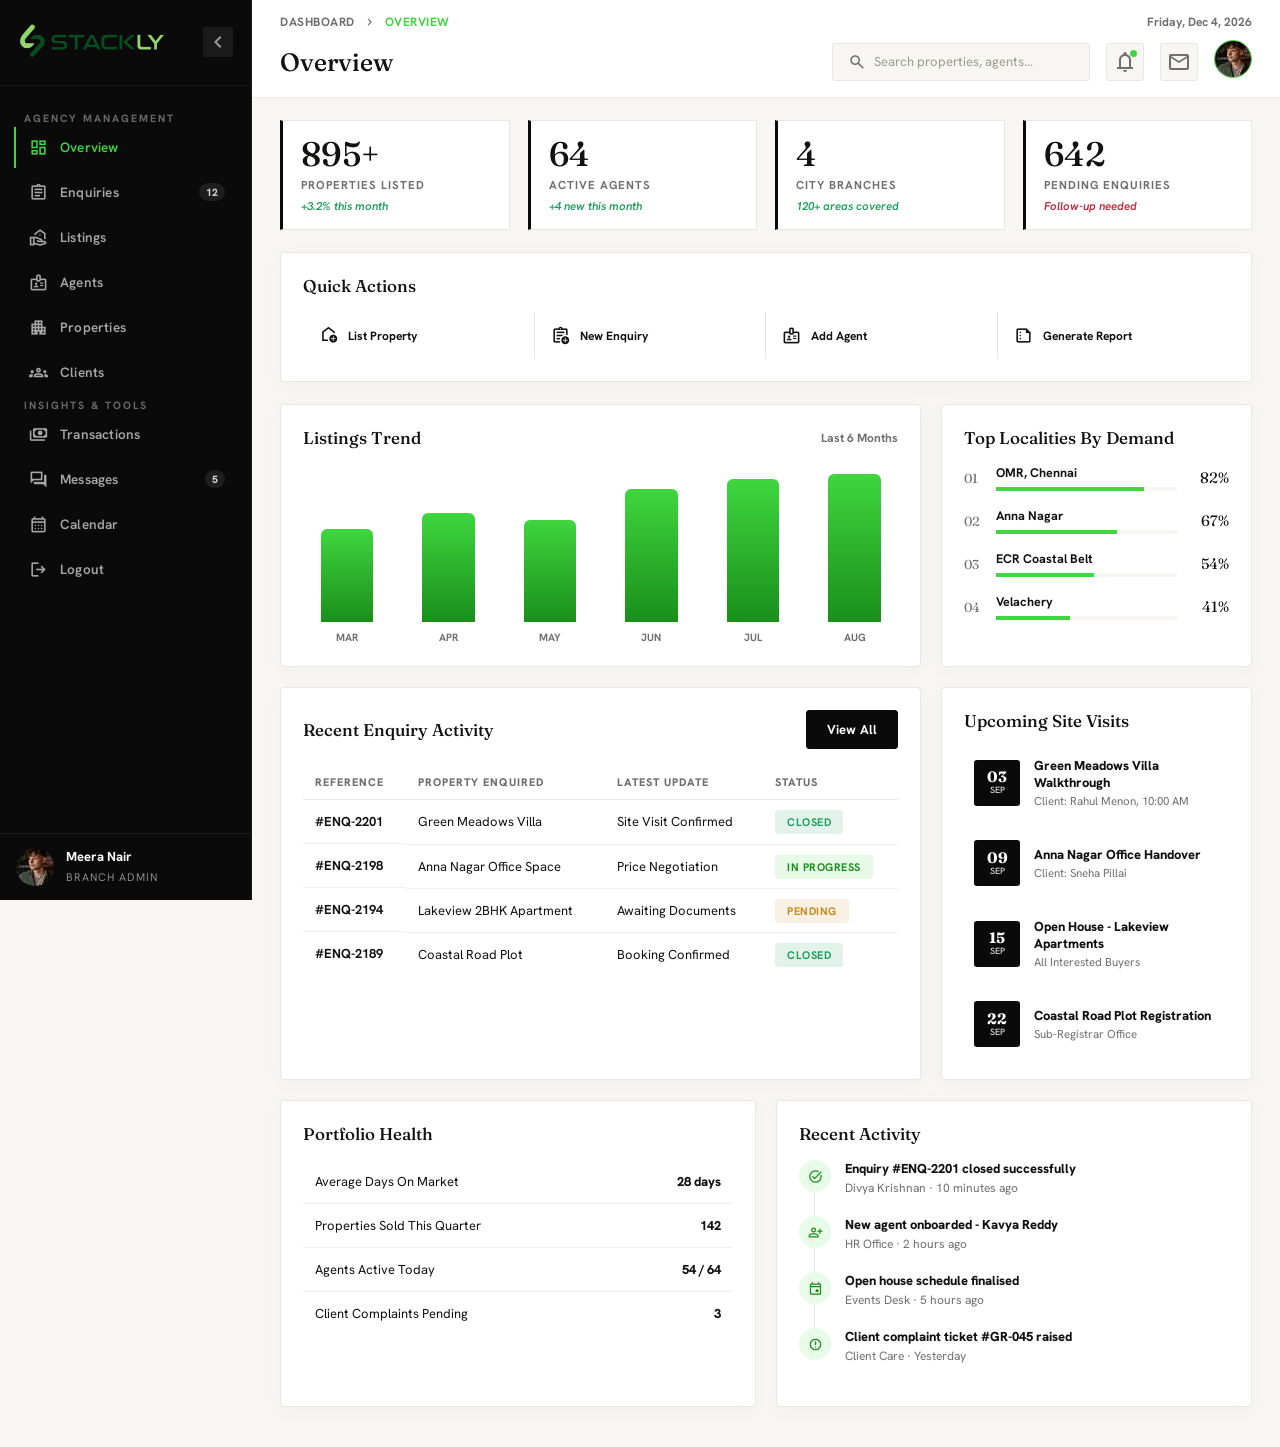
<file: admin.html>
<!DOCTYPE html>
<html lang="en">

<head>
    <meta charset="UTF-8">
    <meta name="viewport" content="width=device-width, initial-scale=1.0">
    <title>Stackly Realty - Admin Dashboard</title>

    <link rel="stylesheet"
        href="https://fonts.googleapis.com/css2?family=Material+Symbols+Outlined:opsz,wght,FILL,GRAD@20..48,100..700,0,-50..200" />

    <link href="https://fonts.googleapis.com/css2?family=Hanken+Grotesk:ital,wght@0,100..900;1,100..900&display=swap"
        rel="stylesheet">

    <link href="https://fonts.googleapis.com/css2?family=Fraunces:opsz,wght@9..144,300..700&display=swap"
        rel="stylesheet">

    <style>
        * {
            margin: 0;
            padding: 0;
            box-sizing: border-box;
        }

        :root {
            --pcolor: rgb(63, 214, 63);
            --pcolor-dim: rgba(63, 214, 63, .12);
            --dark: #0a0a0a;
            --panel-dark: #121212;
            --ink: #101210;
            --sub: #6f6f6f;
            --line: #E7E7E3;
            --bg: #F7F6F2;
            --card: #FFFFFF;
            --good: #1e9e5a;
            --warn: #c78a1c;
            --r: 3px;
        }

        body {
            background: var(--bg);
            font-family: 'Hanken Grotesk', sans-serif;
            display: flex;
            overflow-x: hidden;
            min-height: 100vh;
            color: var(--ink);
        }

        .material-symbols-outlined {
            font-variation-settings: 'FILL' 0, 'wght' 400, 'GRAD' 0, 'opsz' 24;
        }

        /* ================= SIDEBAR ================= */
        .sidebar {
            width: 252px;
            flex-shrink: 0;
            background: var(--dark);
            display: flex;
            flex-direction: column;
            height: 100vh;
            position: sticky;
            top: 0;
            transition: width .3s ease;
            border-right: 1px solid #1a1a1a;
        }

        .sidebar.collapsed {
            width: 78px;
        }

        .sidebar.collapsed .nav-group-label,
        .sidebar.collapsed .side-nav button span.label,
        .sidebar.collapsed .side-nav button .badge-count,
        .sidebar.collapsed .sidebar-footer .who,
        .sidebar.collapsed .sidebar-logo img {
            display: none;
        }

        .sidebar.collapsed .sidebar-footer {
            justify-content: center;
        }

        .sidebar.collapsed .side-nav button {
            justify-content: center;
        }

        .sidebar-top {
            display: flex;
            align-items: center;
            justify-content: space-between;
            padding: 22px 18px;
            border-bottom: 1px solid #1a1a1a;
        }

        .sidebar-logo {
            display: flex;
            align-items: center;
            gap: 10px;
        }

        .sidebar-logo img {
            width: clamp(120px, 13vw, 150px);
        }

        .rail-toggle {
            background: #1a1a1a;
            border: none;
            color: #9a9a9a;
            width: 30px;
            height: 30px;
            border-radius: 2px;
            display: flex;
            align-items: center;
            justify-content: center;
            cursor: pointer;
            flex-shrink: 0;
        }

        .rail-toggle:hover {
            color: var(--pcolor);
        }

        .sidebar-logo .adminclose {
            color: white;
            display: none;
        }

        .sidebar-scroll {
            flex: 1;
            overflow-y: auto;
            padding: 20px 14px;
        }

        .nav-group-label {
            font-size: 10.5px;
            letter-spacing: 2px;
            text-transform: uppercase;
            color: #6a6a6a;
            padding: 0 10px;
            margin: 18px 0 10px;
            font-weight: 700;
        }

        .nav-group-label:first-child {
            margin-top: 0;
        }

        .side-nav {
            display: flex;
            flex-direction: column;
            gap: 4px;
        }

        .side-nav button {
            display: flex;
            align-items: center;
            gap: 12px;
            width: 100%;
            padding: 11px 12px 11px 13px;
            border: none;
            border-left: 2px solid transparent;
            background: transparent;
            color: #a7a7a7;
            font-family: 'Hanken Grotesk', sans-serif;
            font-size: 13.5px;
            font-weight: 600;
            letter-spacing: .2px;
            border-radius: 0;
            cursor: pointer;
            text-align: left;
            transition: .3s ease;
            position: relative;
        }

        .side-nav button .material-symbols-outlined {
            font-size: 19px;
            flex-shrink: 0;
        }

        .side-nav button .badge-count {
            margin-left: auto;
            font-size: 10.5px;
            font-weight: 800;
            color: #cfcfcf;
            background: #1e1e1e;
            padding: 2px 7px;
            border-radius: 20px;
        }

        .side-nav button.active .badge-count {
            color: var(--pcolor);
            background: rgba(63, 214, 63, .12);
        }

        .side-nav button:hover {
            color: #fff;
            border-left-color: #3a3a3a;
        }

        .side-nav button.active {
            background: transparent;
            color: var(--pcolor);
            border-left-color: var(--pcolor);
        }

        .sidebar-footer {
            display: flex;
            align-items: center;
            gap: 12px;
            padding: 14px 16px;
            border-top: 1px solid #1a1a1a;
        }

        .sidebar-footer img {
            width: 38px;
            height: 38px;
            border-radius: 50%;
            object-fit: cover;
            flex-shrink: 0;
        }

        .sidebar-footer h4 {
            color: #fff;
            font-size: 13px;
            font-weight: 700;
        }

        .sidebar-footer span {
            color: #8a8a8a;
            font-size: 11px;
            text-transform: uppercase;
            letter-spacing: 1px;
        }

        /* ================= MAIN AREA ================= */
        .main {
            flex: 1;
            display: flex;
            flex-direction: column;
            min-width: 0;
        }

        .topbar {
            background: var(--card);
            border-bottom: 1px solid var(--line);
            padding: 14px 28px;
            display: flex;
            flex-direction: column;
            gap: 10px;
            position: sticky;
            top: 0;
            z-index: 50;
        }

        .topbar-row1 {
            display: flex;
            justify-content: space-between;
            align-items: center;
        }

        .breadcrumb {
            display: flex;
            align-items: center;
            gap: 8px;
            font-size: 12px;
            color: var(--sub);
            font-weight: 700;
            text-transform: uppercase;
            letter-spacing: .5px;
        }

        .breadcrumb .current {
            color: var(--pcolor);
        }

        .topbarimgcontainer {
            display: none;
            align-items: center;
            gap: 16px;
        }

        .topbarimgcontainer .topbarmenu {
            font-size: 22px;
            display: none;
            color: var(--ink);
            cursor: pointer;
        }

        .topbarimgcontainer .tlogo {
            display: none;
            align-items: center;
            gap: 8px;
        }

        .tlogo img {
            width: 110px;
        }

        .topbar-date {
            font-size: 12px;
            color: var(--sub);
            font-weight: 700;
        }

        .topbar-row2 {
            display: flex;
            justify-content: space-between;
            align-items: center;
            gap: 20px;
        }

        .topbar h2 {
            font-family: 'Fraunces', serif;
            font-weight: 500;
            font-size: 25px;
            color: var(--ink);
        }

        .topbar-right {
            display: flex;
            align-items: center;
            gap: 16px;
        }

        .search-box {
            display: flex;
            align-items: center;
            gap: 8px;
            background: var(--bg);
            border: 1px solid var(--line);
            border-radius: 3px;
            padding: 9px 15px;
        }

        .search-box input {
            border: none;
            background: transparent;
            outline: none;
            font-size: 13px;
            width: 200px;
            color: var(--ink);
            font-family: 'Hanken Grotesk', sans-serif;
        }

        .search-box input::placeholder {
            color: #9a9a94;
        }

        .search-box>.material-symbols-outlined {
            color: var(--sub);
            font-size: 18px;
            cursor: pointer;
        }

        .icon-btn {
            position: relative;
            color: var(--sub);
            cursor: pointer;
            background: var(--bg);
            border: 1px solid var(--line);
            width: 38px;
            height: 38px;
            border-radius: 3px;
            display: flex;
            align-items: center;
            justify-content: center;
        }

        .icon-btn .dot {
            position: absolute;
            top: 6px;
            right: 6px;
            width: 7px;
            height: 7px;
            border-radius: 50%;
            background: var(--pcolor);
        }

        .topbar-avatar img {
            width: 38px;
            height: 38px;
            border-radius: 50%;
            object-fit: cover;
            border: 1px solid var(--pcolor);
        }

        .content-scroll {
            padding: 22px 28px 40px;
            display: flex;
            flex-direction: column;
            gap: 22px;
        }

        .view {
            display: none;
            flex-direction: column;
            gap: 22px;
        }

        .view.active {
            display: flex;
        }

        .d-btn {
            padding: 10px 20px;
            background: var(--dark);
            border: 1px solid var(--dark);
            color: #fff;
            cursor: pointer;
            transition: .3s ease;
            font-size: 13px;
            font-weight: 700;
            letter-spacing: .2px;
            font-family: 'Hanken Grotesk', sans-serif;
            border-radius: 3px;
            text-wrap: nowrap;
        }

        .d-btn:hover {
            background: var(--pcolor);
            border-color: var(--pcolor);
            color: #000;
        }

        .d-btn.ghost {
            background: transparent;
            color: var(--dark);
        }

        .d-btn.ghost:hover {
            background: var(--pcolor-dim);
            color: var(--ink);
        }

        .panel {
            background: var(--card);
            border: 1px solid var(--line);
            border-radius: 4px;
            padding: 22px;
            overflow-x: auto;
            box-shadow: 0 4px 18px rgba(8, 8, 8, 0.03);
        }

        .panel h3 {
            font-family: 'Fraunces', serif;
            font-weight: 500;
            font-size: 17px;
            color: var(--ink);
            margin-bottom: 16px;
        }

        .panel-head {
            display: flex;
            justify-content: space-between;
            align-items: center;
            margin-bottom: 16px;
            gap: 12px;
            flex-wrap: wrap;
        }

        .panel-head h3 {
            margin-bottom: 0;
        }

        .filter-chips {
            display: flex;
            gap: 8px;
            flex-wrap: wrap;
        }

        .filter-chips button {
            padding: 7px 16px;
            border-radius: 3px;
            border: 1px solid var(--line);
            background: var(--bg);
            font-size: 12px;
            font-weight: 700;
            color: var(--sub);
            cursor: pointer;
            font-family: 'Hanken Grotesk', sans-serif;
            transition: .2s ease;
        }

        .filter-chips button.active,
        .filter-chips button:hover {
            background: var(--pcolor);
            border-color: var(--pcolor);
            color: #000;
        }

        /* ---------- BENTO GRID ---------- */
        .bento {
            display: grid;
            grid-template-columns: repeat(12, 1fr);
            gap: 20px;
        }

        .bento .span-8 {
            grid-column: span 8;
        }

        .bento .span-4 {
            grid-column: span 4;
        }

        .bento .span-6 {
            grid-column: span 6;
        }

        .bento .span-12 {
            grid-column: span 12;
        }

        .stat-row {
            display: grid;
            grid-template-columns: repeat(4, 1fr);
            gap: 18px;
        }

        .stat-card {
            background: var(--card);
            border: 1px solid var(--line);
            border-left: 3px solid var(--dark);
            border-radius: 0;
            padding: 16px 18px;
            display: flex;
            flex-direction: column;
            gap: 6px;
            transition: .25s ease;
        }

        .stat-card:hover {
            border-left-color: var(--pcolor);
        }

        .stat-card .material-symbols-outlined {
            display: none;
        }

        .stat-card .stat-info {
            display: flex;
            flex-direction: column;
            gap: 6px;
        }

        .stat-card h2 {
            font-family: 'Fraunces', serif;
            font-weight: 500;
            font-size: 34px;
            color: var(--ink);
            line-height: 1;
        }

        .stat-card p {
            font-size: 11.5px;
            color: var(--sub);
            text-transform: uppercase;
            letter-spacing: 1px;
            font-weight: 700;
        }

        .stat-card .delta {
            font-size: 11.5px;
            color: var(--good);
            font-weight: 600;
            font-style: italic;
        }

        .stat-card .delta.down {
            color: #c0263a;
        }

        .bar-chart {
            display: flex;
            align-items: flex-end;
            gap: 14px;
            height: 180px;
            padding-top: 10px;
        }

        .bar-chart .bar-col {
            flex: 1;
            display: flex;
            flex-direction: column;
            align-items: center;
            gap: 8px;
            height: 100%;
            justify-content: flex-end;
        }

        .bar-chart .bar {
            width: 60%;
            background: linear-gradient(180deg, var(--pcolor), #1a8f1a);
            border-radius: 6px 6px 0 0;
            min-height: 6px;
        }

        .bar-chart .bar-col span {
            font-size: 10.5px;
            color: var(--sub);
            font-weight: 700;
            text-transform: uppercase;
        }

        .rank-list {
            display: flex;
            flex-direction: column;
            gap: 16px;
        }

        .rank-row {
            display: grid;
            grid-template-columns: 20px 1fr 40px;
            align-items: center;
            gap: 12px;
        }

        .rank-row .rank-num {
            font-family: 'Fraunces', serif;
            font-size: 13px;
            color: var(--sub);
        }

        .rank-row .rank-main {
            display: flex;
            flex-direction: column;
            gap: 6px;
        }

        .rank-row .rank-label {
            display: flex;
            justify-content: space-between;
            font-size: 12.5px;
            font-weight: 700;
            color: var(--ink);
        }

        .rank-row .rank-track {
            width: 100%;
            height: 4px;
            background: var(--bg);
        }

        .rank-row .rank-fill {
            height: 100%;
            background: var(--pcolor);
        }

        .rank-row .rank-pct {
            text-align: right;
            font-family: 'Fraunces', serif;
            font-size: 15px;
            color: var(--ink);
        }

        .timeline {
            display: flex;
            flex-direction: column;
            gap: 0;
        }

        .timeline .t-item {
            display: flex;
            gap: 14px;
            padding-bottom: 20px;
            position: relative;
        }

        .timeline .t-item:not(:last-child)::before {
            content: "";
            position: absolute;
            left: 15px;
            top: 32px;
            bottom: 0;
            width: 1px;
            background: var(--line);
        }

        .timeline .t-dot {
            width: 32px;
            height: 32px;
            border-radius: 50%;
            background: var(--pcolor-dim);
            color: #1a8f1a;
            display: flex;
            align-items: center;
            justify-content: center;
            font-size: 15px;
            flex-shrink: 0;
        }

        .timeline .t-body h5 {
            font-size: 13px;
            font-weight: 800;
            margin-bottom: 3px;
        }

        .timeline .t-body p {
            font-size: 12px;
            color: var(--sub);
        }

        .event-list {
            display: flex;
            flex-direction: column;
            gap: 12px;
        }

        .event-item {
            display: flex;
            align-items: center;
            gap: 14px;
            padding: 10px;
            border-radius: 3px;
            transition: .2s ease;
        }

        .event-item:hover {
            background: var(--bg);
        }

        .event-date {
            background: var(--dark);
            color: #fff;
            width: 46px;
            height: 46px;
            border-radius: 3px;
            display: flex;
            flex-direction: column;
            align-items: center;
            justify-content: center;
            flex-shrink: 0;
        }

        .event-date strong {
            font-size: 15px;
            font-family: 'Fraunces', serif;
            line-height: 1;
        }

        .event-date span {
            font-size: 9px;
            text-transform: uppercase;
        }

        .event-info h5 {
            font-size: 13px;
            font-weight: 800;
            margin-bottom: 2px;
        }

        .event-info p {
            font-size: 11.5px;
            color: var(--sub);
        }

        .quick-actions {
            display: grid;
            grid-template-columns: repeat(4, 1fr);
        }

        .quick-actions button {
            display: flex;
            align-items: center;
            gap: 10px;
            padding: 14px 16px;
            border: none;
            border-right: 1px solid var(--line);
            background: transparent;
            cursor: pointer;
            font-family: 'Hanken Grotesk', sans-serif;
            transition: .2s ease;
        }

        .quick-actions button:last-child {
            border-right: none;
        }

        .quick-actions button:hover {
            background: var(--bg);
        }

        .quick-actions button:hover span {
            color: #1a8f1a;
        }

        .quick-actions .material-symbols-outlined {
            color: var(--ink);
            font-size: 19px;
        }

        .quick-actions span {
            font-size: 12px;
            font-weight: 700;
            color: var(--ink);
            text-align: left;
            transition: .2s ease;
        }

        table {
            width: 100%;
            border-collapse: collapse;
        }

        thead th {
            text-align: left;
            font-size: 11px;
            color: var(--sub);
            text-transform: uppercase;
            letter-spacing: 1px;
            padding: 10px 12px;
            border-bottom: 1px solid var(--line);
            font-weight: 800;
        }

        tbody td {
            padding: 13px 12px;
            font-size: 13px;
            color: var(--ink);
            border-bottom: 1px solid #F0EFEA;
            text-wrap: nowrap;
        }

        tbody tr:last-child td {
            border-bottom: none;
        }

        tbody tr {
            transition: .2s ease;
        }

        tbody tr:hover {
            background: var(--bg);
        }

        .cell-item {
            display: flex;
            align-items: center;
            gap: 10px;
            color: var(--ink);
            font-weight: 700;
        }

        .cell-item img {
            width: 34px;
            height: 34px;
            border-radius: 2px;
            object-fit: cover;
        }

        .badge {
            padding: 5px 12px;
            border-radius: 3px;
            font-size: 11px;
            font-weight: 700;
            text-transform: uppercase;
            letter-spacing: .5px;
        }

        .badge.delivered {
            background: rgba(30, 158, 90, 0.12);
            color: var(--good);
        }

        .badge.transit {
            background: var(--pcolor-dim);
            color: #1a8f1a;
        }

        .badge.pending {
            background: rgba(199, 138, 28, 0.12);
            color: var(--warn);
        }

        .badge.active {
            background: rgba(30, 158, 90, 0.12);
            color: var(--good);
        }

        .badge.maintenance {
            background: rgba(199, 138, 28, 0.12);
            color: var(--warn);
        }

        .pagination {
            display: flex;
            justify-content: flex-end;
            align-items: center;
            gap: 8px;
            margin-top: 16px;
        }

        .pagination button {
            width: 32px;
            height: 32px;
            border-radius: 2px;
            border: 1px solid var(--line);
            background: var(--bg);
            font-size: 12px;
            font-weight: 700;
            color: var(--ink);
            cursor: pointer;
        }

        .pagination button.active {
            background: var(--dark);
            border-color: var(--dark);
            color: #fff;
        }

        /* agent grid */
        .fleet-grid {
            display: grid;
            grid-template-columns: repeat(2, 1fr);
            gap: 16px;
        }

        .fleet-card {
            border: 1px solid var(--line);
            border-radius: 4px;
            overflow: hidden;
            background: var(--card);
            display: flex;
            align-items: center;
            gap: 16px;
            padding: 14px;
            transition: .3s ease;
        }

        .fleet-card:hover {
            border-color: var(--pcolor);
            box-shadow: 0 8px 20px rgba(63, 214, 63, 0.10);
        }

        .fleet-card img {
            width: 76px;
            height: 76px;
            border-radius: 3px;
            object-fit: cover;
            object-position: top;
            flex-shrink: 0;
        }

        .fleet-card-body {
            flex: 1;
        }

        .fleet-card-body h4 {
            font-family: 'Fraunces', serif;
            font-weight: 500;
            font-size: 15px;
            color: var(--ink);
            margin-bottom: 5px;
        }

        .fleet-card-body p {
            font-size: 11.5px;
            color: var(--sub);
            margin-bottom: 8px;
        }

        .fleet-card-body .contact-row {
            display: flex;
            gap: 10px;
        }

        .fleet-card-body .contact-row .material-symbols-outlined {
            font-size: 15px;
            color: #1a8f1a;
            background: var(--pcolor-dim);
            width: 26px;
            height: 26px;
            border-radius: 2px;
            display: flex;
            align-items: center;
            justify-content: center;
            cursor: pointer;
        }

        .contact-row span {
            cursor: pointer;
        }

        /* property gallery */
        .wh-grid {
            display: grid;
            grid-template-columns: repeat(3, 1fr);
            gap: 20px;
        }

        .wh-card {
            position: relative;
            overflow: hidden;
            height: 170px;
            border-radius: 4px;
            border: 1px solid var(--line);
        }

        .wh-card img {
            width: 100%;
            height: 100%;
            object-fit: cover;
            transition: .6s ease;
        }

        .wh-card:hover img {
            transform: scale(1.08);
        }

        .wh-card .overlay {
            position: absolute;
            inset: 0;
            background: linear-gradient(180deg, rgba(8, 8, 8, 0.05) 40%, rgba(8, 8, 8, 0.88) 100%);
            display: flex;
            flex-direction: column;
            justify-content: flex-end;
            padding: 16px;
        }

        .wh-card .overlay h4 {
            color: #fff;
            font-family: 'Fraunces', serif;
            font-weight: 500;
            font-size: 15px;
        }

        .wh-card .overlay span {
            color: var(--pcolor);
            font-size: 11px;
            text-transform: uppercase;
            letter-spacing: 1px;
        }

        .budget-row {
            display: flex;
            flex-direction: column;
            gap: 16px;
        }

        .budget-item h5 {
            display: flex;
            justify-content: space-between;
            font-size: 12.5px;
            font-weight: 800;
            margin-bottom: 8px;
        }

        .budget-item h5 span {
            color: var(--sub);
            font-weight: 700;
        }

        .budget-track {
            width: 100%;
            height: 9px;
            background: var(--bg);
            border-radius: 3px;
            overflow: hidden;
            border: 1px solid var(--line);
        }

        .budget-fill {
            height: 100%;
            background: linear-gradient(90deg, #1a8f1a, var(--pcolor));
            border-radius: 3px;
        }

        .student-list {
            display: flex;
            flex-direction: column;
            gap: 10px;
        }

        .student-row {
            display: flex;
            align-items: center;
            gap: 14px;
            padding: 10px;
            border-radius: 3px;
            border: 1px solid var(--line);
        }

        .student-row img {
            width: 40px;
            height: 40px;
            border-radius: 2px;
            object-fit: cover;
        }

        .student-row .s-info {
            flex: 1;
        }

        .student-row .s-info h5 {
            font-size: 13px;
            font-weight: 800;
        }

        .student-row .s-info p {
            font-size: 11.5px;
            color: var(--sub);
        }

        /* ---------- new: listing gallery cards ---------- */
        .listing-grid {
            display: grid;
            grid-template-columns: repeat(3, 1fr);
            gap: 18px;
        }

        .listing-card {
            border: 1px solid var(--line);
            overflow: hidden;
            background: var(--card);
            transition: .3s ease;
        }

        .listing-card:hover {
            border-color: var(--pcolor);
            box-shadow: 0 8px 20px rgba(63, 214, 63, 0.10);
        }

        .listing-card .l-img {
            position: relative;
            height: 150px;
        }

        .listing-card .l-img img {
            width: 100%;
            height: 100%;
            object-fit: cover;
        }

        .listing-card .l-tag {
            position: absolute;
            top: 10px;
            left: 10px;
            background: var(--dark);
            color: var(--pcolor);
            font-size: 10.5px;
            font-weight: 800;
            text-transform: uppercase;
            letter-spacing: .5px;
            padding: 4px 10px;
        }

        .listing-card .l-body {
            padding: 14px 16px;
        }

        .listing-card .l-body h4 {
            font-family: 'Fraunces', serif;
            font-weight: 500;
            font-size: 15.5px;
            margin-bottom: 4px;
        }

        .listing-card .l-body p.loc {
            font-size: 11.5px;
            color: var(--sub);
            margin-bottom: 10px;
        }

        .listing-card .l-meta {
            display: flex;
            justify-content: space-between;
            align-items: center;
            border-top: 1px solid var(--line);
            padding-top: 10px;
        }

        .listing-card .l-price {
            font-family: 'Fraunces', serif;
            font-size: 16px;
            color: var(--ink);
        }

        .listing-card .l-specs {
            display: flex;
            gap: 8px;
            font-size: 11px;
            color: var(--sub);
            font-weight: 700;
        }

        /* ---------- new: pipeline / kanban for transactions ---------- */
        .pipeline {
            display: grid;
            grid-template-columns: repeat(4, 1fr);
            gap: 16px;
        }

        .pipeline-col h4 {
            font-size: 11.5px;
            text-transform: uppercase;
            letter-spacing: 1px;
            color: var(--sub);
            font-weight: 800;
            margin-bottom: 12px;
            padding-bottom: 10px;
            border-bottom: 2px solid var(--dark);
        }

        .pipeline-card {
            background: var(--bg);
            border: 1px solid var(--line);
            padding: 12px;
            margin-bottom: 10px;
        }

        .pipeline-card h5 {
            font-size: 12.5px;
            font-weight: 800;
            margin-bottom: 4px;
        }

        .pipeline-card p {
            font-size: 11px;
            color: var(--sub);
            margin-bottom: 8px;
        }

        .pipeline-card .p-val {
            font-family: 'Fraunces', serif;
            font-size: 14px;
            color: var(--ink);
        }

        /* ---------- new: message inbox ---------- */
        .inbox-list {
            display: flex;
            flex-direction: column;
        }

        .inbox-row {
            display: flex;
            gap: 14px;
            padding: 14px 6px;
            border-bottom: 1px solid var(--line);
            cursor: pointer;
            transition: .2s ease;
        }

        .inbox-row:last-child {
            border-bottom: none;
        }

        .inbox-row:hover {
            background: var(--bg);
        }

        .inbox-row.unread {
            border-left: 2px solid var(--pcolor);
        }

        .inbox-row img {
            width: 42px;
            height: 42px;
            border-radius: 50%;
            object-fit: cover;
            flex-shrink: 0;
        }

        .inbox-body {
            flex: 1;
            min-width: 0;
        }

        .inbox-body .inbox-top {
            display: flex;
            justify-content: space-between;
            gap: 10px;
        }

        .inbox-body h5 {
            font-size: 13px;
            font-weight: 800;
        }

        .inbox-body .inbox-time {
            font-size: 11px;
            color: var(--sub);
            text-wrap: nowrap;
        }

        .inbox-body p {
            font-size: 12px;
            color: var(--sub);
            white-space: nowrap;
            overflow: hidden;
            text-overflow: ellipsis;
        }

        /* ---------- new: calendar ---------- */
        .cal-grid {
            display: grid;
            grid-template-columns: repeat(7, 1fr);
            gap: 6px;
        }

        .cal-grid .cal-dow {
            font-size: 10.5px;
            font-weight: 800;
            text-transform: uppercase;
            color: var(--sub);
            text-align: center;
            padding-bottom: 8px;
        }

        .cal-cell {
            aspect-ratio: 1;
            border: 1px solid var(--line);
            padding: 6px;
            font-size: 12px;
            font-weight: 700;
            color: var(--ink);
            position: relative;
        }

        .cal-cell.muted {
            color: #cfcfcf;
        }

        .cal-cell.has-event::after {
            content: "";
            position: absolute;
            bottom: 6px;
            left: 6px;
            width: 6px;
            height: 6px;
            background: var(--pcolor);
        }

        .cal-cell.today {
            border-color: var(--pcolor);
            border-width: 2px;
        }

        /* ---------- new: settings form ---------- */
        .settings-grid {
            display: grid;
            grid-template-columns: 1fr 1fr;
            gap: 16px;
        }

        .field {
            display: flex;
            flex-direction: column;
            gap: 6px;
        }

        .field label {
            font-size: 11.5px;
            font-weight: 700;
            color: var(--sub);
            text-transform: uppercase;
            letter-spacing: .5px;
        }

        .field input,
        .field select {
            padding: 10px 12px;
            border: 1px solid var(--line);
            background: var(--bg);
            font-family: 'Hanken Grotesk', sans-serif;
            font-size: 13px;
            color: var(--ink);
            border-radius: 2px;
        }

        .field input:focus,
        .field select:focus {
            outline: none;
            border-color: var(--pcolor);
        }

        .toggle-row {
            display: flex;
            justify-content: space-between;
            align-items: center;
            padding: 12px 0;
            border-bottom: 1px solid var(--line);
        }

        .toggle-row:last-child {
            border-bottom: none;
        }

        .toggle-row h5 {
            font-size: 13px;
            font-weight: 800;
            margin-bottom: 2px;
        }

        .toggle-row p {
            font-size: 11.5px;
            color: var(--sub);
        }

        .switch {
            width: 40px;
            height: 22px;
            background: var(--line);
            border-radius: 20px;
            position: relative;
            cursor: pointer;
            flex-shrink: 0;
        }

        .switch::after {
            content: "";
            position: absolute;
            width: 16px;
            height: 16px;
            background: #fff;
            border-radius: 50%;
            top: 3px;
            left: 3px;
            transition: .2s ease;
        }

        .switch.on {
            background: var(--pcolor);
        }

        .switch.on::after {
            left: 21px;
        }

        @media (max-width: 1250px) {
            .bento .span-8 {
                grid-column: span 12;
            }

            .bento .span-4 {
                grid-column: span 12;
            }

            .bento .span-6 {
                grid-column: span 12;
            }
        }

        @media (max-width: 1100px) {

            .stat-row,
            .wh-grid,
            .listing-grid,
            .pipeline {
                grid-template-columns: repeat(2, 1fr);
            }

            .quick-actions {
                grid-template-columns: repeat(2, 1fr);
            }

            .settings-grid {
                grid-template-columns: 1fr;
            }
        }

        @media (max-width: 900px) {

            .sidebar {
                position: fixed;
                inset: 0px;
                transform: translateX(-120%);
                transition: .2s ease;
                z-index: 9999;
                width: 280px !important;
            }

            .sidebar-logo {
                display: flex;
                align-items: center;
                justify-content: space-between;
                width: 100%;
            }

            .sidebar.vis {
                transform: translateX(0);
            }

            .sidebar.collapsed .nav-group-label,
            .sidebar.collapsed .side-nav button span.label,
            .sidebar.collapsed .side-nav button .badge-count,
            .sidebar.collapsed .sidebar-footer .who,
            .sidebar.collapsed .sidebar-logo img {
                display: initial;
            }

            .rail-toggle {
                display: none;
            }

            .topbar>h2 {
                display: none;
            }

            .search-box {
                display: none;
            }

            .topbar {
                padding: 14px 16px;
            }

            .topbarimgcontainer {
                display: flex;
            }

            .topbarimgcontainer .topbarmenu,
            .topbarimgcontainer .tlogo {
                display: flex;
            }

            .sidebar-top {
                justify-content: space-between;
            }

            .sidebar-logo .adminclose {
                display: block;
            }

            .content-scroll {
                padding: 18px 16px 30px;
            }

            .fleet-grid {
                grid-template-columns: 1fr;
            }
        }

        @media (max-width: 560px) {

            .stat-row,
            .wh-grid,
            .quick-actions,
            .listing-grid,
            .pipeline {
                grid-template-columns: 1fr;
            }

            .topbar-row2 {
                flex-wrap: wrap;
                gap: 12px;
            }

            #topbarTitle {
                display: none;
            }

            .topbar-date {
                display: none;
            }

            .icon-btn {
                width: 28px;
                height: 28px;
            }

            .icon-btn span {
                font-size: 20px;
            }

            .icon-btn .dot {
                top: 2px;
                right: 2px;
                height: 6px;
                width: 6px;
            }

            .topbar-avatar img {
                width: 35px;
                height: 35px;
                margin-top: 4px;
            }

            .topbar-right {
                gap: 10px;
            }

            .fleet-card img {
                width: 36px;
                height: 36px;
            }

        }
    </style>
</head>

<body>

    <!-- ================= SIDEBAR ================= -->
    <aside class="sidebar">
        <div class="sidebar-top">
            <div class="sidebar-logo">
                <a href="index.html"><img src="./src/logo.webp" alt="Stackly Realty Logo"></a>
                <span class="material-symbols-outlined adminclose">close</span>
            </div>
            <button class="rail-toggle" id="railToggle"><span
                    class="material-symbols-outlined">chevron_left</span></button>
        </div>

        <div class="sidebar-scroll">
            <span class="nav-group-label">Agency Management</span>
            <nav class="side-nav">
                <button class="active" onclick="showView('overview', this)"><span
                        class="material-symbols-outlined">dashboard</span> <span class="label">Overview</span></button>
                <button onclick="showView('orders', this)"><span class="material-symbols-outlined">assignment</span>
                    <span class="label">Enquiries</span><span class="badge-count">12</span></button>
                <button onclick="showView('listings', this)"><span
                        class="material-symbols-outlined">real_estate_agent</span>
                    <span class="label">Listings</span></button>
                <button onclick="showView('staff', this)"><span class="material-symbols-outlined">badge</span>
                    <span class="label">Agents</span></button>
                <button onclick="showView('branches', this)"><span class="material-symbols-outlined">apartment</span>
                    <span class="label">Properties</span></button>
                <button onclick="showView('clients', this)"><span class="material-symbols-outlined">groups</span>
                    <span class="label">Clients</span></button>
            </nav>

            <span class="nav-group-label">Insights &amp; Tools</span>
            <nav class="side-nav">
                <button onclick="showView('deals', this)"><span class="material-symbols-outlined">payments</span>
                    <span class="label">Transactions</span></button>
                <button onclick="showView('messages', this)"><span class="material-symbols-outlined">forum</span>
                    <span class="label">Messages</span><span class="badge-count">5</span></button>
                <button onclick="showView('calendar', this)"><span
                        class="material-symbols-outlined">calendar_month</span>
                    <span class="label">Calendar</span></button>
                <button class="logoutbtn"><span class="material-symbols-outlined">logout</span>
                    <span class="label">Logout</span></button>
            </nav>

        </div>

        <div class="sidebar-footer">
            <img src="./src/avartar_2.webp" alt="Admin">
            <div class="who">
                <h4 id="username">Meera Nair</h4>
                <span>Branch Admin</span>
            </div>
        </div>
    </aside>

    <!-- ================= MAIN CONTENT ================= -->
    <main class="main">

        <div class="topbar">
            <div class="topbar-row1">
                <div class="breadcrumb">
                    <span>Dashboard</span> <span class="material-symbols-outlined"
                        style="font-size:14px;">chevron_right</span>
                    <span class="current" id="crumbTitle">Overview</span>
                </div>
                <span class="topbar-date" id="topbarDate">Saturday, Aug 29 2026</span>
            </div>

            <div class="topbar-row2">
                <div class="topbarimgcontainer">
                    <span class="material-symbols-outlined topbarmenu">menu</span>
                    <div class="tlogo">
                        <a href="index.html"><img src="./src/logo.webp" alt="Stackly Realty Logo"></a>
                    </div>
                </div>
                <h2 id="topbarTitle">Overview</h2>
                <div class="topbar-right">
                    <div class="search-box">
                        <span class="material-symbols-outlined errorpage">search</span>
                        <input type="text" placeholder="Search properties, agents...">
                    </div>
                    <div class="icon-btn errorpage"><span class="material-symbols-outlined">notifications</span><span
                            class="dot"></span></div>
                    <div class="icon-btn errorpage"><span class="material-symbols-outlined">mail</span></div>
                    <div class="topbar-avatar"><img src="./src/avartar_2.webp" alt="Admin"></div>
                </div>
            </div>
        </div>

        <div class="content-scroll">

            <!-- ========== 1. OVERVIEW VIEW ========== -->
            <div class="view active" id="overview">

                <div class="stat-row">
                    <div class="stat-card">
                        <span class="material-symbols-outlined">villa</span>
                        <div class="stat-info">
                            <h2>895+</h2>
                            <p>Properties Listed</p>
                            <span class="delta">+3.2% this month</span>
                        </div>
                    </div>

                    <div class="stat-card">
                        <span class="material-symbols-outlined">badge</span>
                        <div class="stat-info">
                            <h2>64</h2>
                            <p>Active Agents</p>
                            <span class="delta">+4 new this month</span>
                        </div>
                    </div>

                    <div class="stat-card">
                        <span class="material-symbols-outlined">apartment</span>
                        <div class="stat-info">
                            <h2>4</h2>
                            <p>City Branches</p>
                            <span class="delta">120+ areas covered</span>
                        </div>
                    </div>

                    <div class="stat-card">
                        <span class="material-symbols-outlined">assignment</span>
                        <div class="stat-info">
                            <h2>642</h2>
                            <p>Pending Enquiries</p>
                            <span class="delta down">Follow-up needed</span>
                        </div>
                    </div>
                </div>

                <div class="panel">
                    <h3>Quick Actions</h3>
                    <div class="quick-actions">
                        <button class="errorpage"><span class="material-symbols-outlined">add_home</span><span>List
                                Property</span></button>
                        <button class="errorpage"><span class="material-symbols-outlined">assignment_add</span><span>New
                                Enquiry</span></button>
                        <button class="errorpage"><span class="material-symbols-outlined">badge</span><span>Add
                                Agent</span></button>
                        <button class="errorpage"><span class="material-symbols-outlined">summarize</span><span>Generate
                                Report</span></button>
                    </div>
                </div>

                <div class="bento">
                    <div class="panel span-8">
                        <div class="panel-head">
                            <h3>Listings Trend</h3>
                            <span class="topbar-date">Last 6 Months</span>
                        </div>
                        <div class="bar-chart">
                            <div class="bar-col">
                                <div class="bar" style="height:55%;"></div><span>Mar</span>
                            </div>
                            <div class="bar-col">
                                <div class="bar" style="height:64%;"></div><span>Apr</span>
                            </div>
                            <div class="bar-col">
                                <div class="bar" style="height:60%;"></div><span>May</span>
                            </div>
                            <div class="bar-col">
                                <div class="bar" style="height:78%;"></div><span>Jun</span>
                            </div>
                            <div class="bar-col">
                                <div class="bar" style="height:84%;"></div><span>Jul</span>
                            </div>
                            <div class="bar-col">
                                <div class="bar" style="height:100%;"></div><span>Aug</span>
                            </div>
                        </div>
                    </div>

                    <div class="panel span-4">
                        <h3>Top Localities By Demand</h3>
                        <div class="rank-list">
                            <div class="rank-row">
                                <span class="rank-num">01</span>
                                <div class="rank-main">
                                    <div class="rank-label"><span>OMR, Chennai</span></div>
                                    <div class="rank-track">
                                        <div class="rank-fill" style="width:82%;"></div>
                                    </div>
                                </div>
                                <span class="rank-pct">82%</span>
                            </div>
                            <div class="rank-row">
                                <span class="rank-num">02</span>
                                <div class="rank-main">
                                    <div class="rank-label"><span>Anna Nagar</span></div>
                                    <div class="rank-track">
                                        <div class="rank-fill" style="width:67%;"></div>
                                    </div>
                                </div>
                                <span class="rank-pct">67%</span>
                            </div>
                            <div class="rank-row">
                                <span class="rank-num">03</span>
                                <div class="rank-main">
                                    <div class="rank-label"><span>ECR Coastal Belt</span></div>
                                    <div class="rank-track">
                                        <div class="rank-fill" style="width:54%;"></div>
                                    </div>
                                </div>
                                <span class="rank-pct">54%</span>
                            </div>
                            <div class="rank-row">
                                <span class="rank-num">04</span>
                                <div class="rank-main">
                                    <div class="rank-label"><span>Velachery</span></div>
                                    <div class="rank-track">
                                        <div class="rank-fill" style="width:41%;"></div>
                                    </div>
                                </div>
                                <span class="rank-pct">41%</span>
                            </div>
                        </div>
                    </div>

                    <div class="panel span-8">
                        <div class="panel-head">
                            <h3>Recent Enquiry Activity</h3>
                            <button class="d-btn errorpage">View All</button>
                        </div>

                        <table>
                            <thead>
                                <tr>
                                    <th>Reference</th>
                                    <th>Property Enquired</th>
                                    <th>Latest Update</th>
                                    <th>Status</th>
                                </tr>
                            </thead>

                            <tbody>
                                <tr>
                                    <td class="cell-item">#ENQ-2201</td>
                                    <td>Green Meadows Villa</td>
                                    <td>Site Visit Confirmed</td>
                                    <td><span class="badge delivered">Closed</span></td>
                                </tr>

                                <tr>
                                    <td class="cell-item">#ENQ-2198</td>
                                    <td>Anna Nagar Office Space</td>
                                    <td>Price Negotiation</td>
                                    <td><span class="badge transit">In Progress</span></td>
                                </tr>

                                <tr>
                                    <td class="cell-item">#ENQ-2194</td>
                                    <td>Lakeview 2BHK Apartment</td>
                                    <td>Awaiting Documents</td>
                                    <td><span class="badge pending">Pending</span></td>
                                </tr>

                                <tr>
                                    <td class="cell-item">#ENQ-2189</td>
                                    <td>Coastal Road Plot</td>
                                    <td>Booking Confirmed</td>
                                    <td><span class="badge delivered">Closed</span></td>
                                </tr>
                            </tbody>
                        </table>
                    </div>

                    <div class="panel span-4">
                        <h3>Upcoming Site Visits</h3>
                        <div class="event-list">
                            <div class="event-item">
                                <div class="event-date"><strong>03</strong><span>Sep</span></div>
                                <div class="event-info">
                                    <h5>Green Meadows Villa Walkthrough</h5>
                                    <p>Client: Rahul Menon, 10:00 AM</p>
                                </div>
                            </div>
                            <div class="event-item">
                                <div class="event-date"><strong>09</strong><span>Sep</span></div>
                                <div class="event-info">
                                    <h5>Anna Nagar Office Handover</h5>
                                    <p>Client: Sneha Pillai</p>
                                </div>
                            </div>
                            <div class="event-item">
                                <div class="event-date"><strong>15</strong><span>Sep</span></div>
                                <div class="event-info">
                                    <h5>Open House - Lakeview Apartments</h5>
                                    <p>All Interested Buyers</p>
                                </div>
                            </div>
                            <div class="event-item">
                                <div class="event-date"><strong>22</strong><span>Sep</span></div>
                                <div class="event-info">
                                    <h5>Coastal Road Plot Registration</h5>
                                    <p>Sub-Registrar Office</p>
                                </div>
                            </div>
                        </div>
                    </div>

                    <div class="panel span-6">
                        <h3>Portfolio Health</h3>
                        <table>
                            <tbody>
                                <tr>
                                    <td>Average Days On Market</td>
                                    <td style="text-align:right;font-weight:800;color:var(--ink);">28 days</td>
                                </tr>
                                <tr>
                                    <td>Properties Sold This Quarter</td>
                                    <td style="text-align:right;font-weight:800;color:var(--ink);">142</td>
                                </tr>
                                <tr>
                                    <td>Agents Active Today</td>
                                    <td style="text-align:right;font-weight:800;color:var(--ink);">54 / 64</td>
                                </tr>
                                <tr>
                                    <td>Client Complaints Pending</td>
                                    <td style="text-align:right;font-weight:800;color:var(--ink);">3</td>
                                </tr>
                            </tbody>
                        </table>
                    </div>

                    <div class="panel span-6">
                        <h3>Recent Activity</h3>
                        <div class="timeline">
                            <div class="t-item">
                                <div class="t-dot"><span class="material-symbols-outlined"
                                        style="font-size:15px;">task_alt</span></div>
                                <div class="t-body">
                                    <h5>Enquiry #ENQ-2201 closed successfully</h5>
                                    <p>Divya Krishnan · 10 minutes ago</p>
                                </div>
                            </div>
                            <div class="t-item">
                                <div class="t-dot"><span class="material-symbols-outlined"
                                        style="font-size:15px;">person_add</span></div>
                                <div class="t-body">
                                    <h5>New agent onboarded - Kavya Reddy</h5>
                                    <p>HR Office · 2 hours ago</p>
                                </div>
                            </div>
                            <div class="t-item">
                                <div class="t-dot"><span class="material-symbols-outlined"
                                        style="font-size:15px;">event</span></div>
                                <div class="t-body">
                                    <h5>Open house schedule finalised</h5>
                                    <p>Events Desk · 5 hours ago</p>
                                </div>
                            </div>
                            <div class="t-item">
                                <div class="t-dot"><span class="material-symbols-outlined"
                                        style="font-size:15px;">report</span></div>
                                <div class="t-body">
                                    <h5>Client complaint ticket #GR-045 raised</h5>
                                    <p>Client Care · Yesterday</p>
                                </div>
                            </div>
                        </div>
                    </div>
                </div>
            </div>

            <!-- ========== 2. ENQUIRIES VIEW ========== -->
            <div class="view" id="orders">
                <div class="stat-row">
                    <div class="stat-card">
                        <span class="material-symbols-outlined">assignment</span>
                        <div class="stat-info">
                            <h2>642</h2>
                            <p>Open Enquiries</p>
                        </div>
                    </div>
                    <div class="stat-card">
                        <span class="material-symbols-outlined">move_to_inbox</span>
                        <div class="stat-info">
                            <h2>58</h2>
                            <p>New This Week</p>
                        </div>
                    </div>
                    <div class="stat-card">
                        <span class="material-symbols-outlined">task_alt</span>
                        <div class="stat-info">
                            <h2>3,410</h2>
                            <p>Deals Closed This Year</p>
                        </div>
                    </div>
                    <div class="stat-card">
                        <span class="material-symbols-outlined">priority_high</span>
                        <div class="stat-info">
                            <h2>12</h2>
                            <p>Flagged Enquiries</p>
                        </div>
                    </div>
                </div>

                <div class="panel">
                    <div class="panel-head">
                        <h3>Enquiry Applications</h3>
                        <button class="d-btn errorpage">New Enquiry</button>
                    </div>

                    <div class="filter-chips" style="margin-bottom:16px;">
                        <button class="active errorpage">All</button>
                        <button class="errorpage">Closed</button>
                        <button class="errorpage">In Progress</button>
                        <button class="errorpage">Pending</button>
                    </div>

                    <table>
                        <thead>
                            <tr>
                                <th>Reference</th>
                                <th>Client</th>
                                <th>Property</th>
                                <th>Assigned Agent</th>
                                <th>Date Received</th>
                                <th>Status</th>
                            </tr>
                        </thead>

                        <tbody>
                            <tr>
                                <td>#ENQ-2201</td>
                                <td>Rahul Menon</td>
                                <td>Green Meadows Villa</td>
                                <td>Divya Krishnan</td>
                                <td>Jul 08</td>
                                <td><span class="badge delivered">Closed</span></td>
                            </tr>

                            <tr>
                                <td>#ENQ-2198</td>
                                <td>Sneha Pillai</td>
                                <td>Anna Nagar Office Space</td>
                                <td>Priya Suresh</td>
                                <td>Jul 07</td>
                                <td><span class="badge transit">In Progress</span></td>
                            </tr>

                            <tr>
                                <td>#ENQ-2194</td>
                                <td>Arjun Nair</td>
                                <td>Lakeview 2BHK Apartment</td>
                                <td>Karthik Raja</td>
                                <td>Jul 07</td>
                                <td><span class="badge pending">Pending</span></td>
                            </tr>

                            <tr>
                                <td>#ENQ-2189</td>
                                <td>Meghana Rao</td>
                                <td>Coastal Road Plot</td>
                                <td>Meera Nair</td>
                                <td>Jul 06</td>
                                <td><span class="badge delivered">Closed</span></td>
                            </tr>

                            <tr>
                                <td>#ENQ-2183</td>
                                <td>Vikram Das</td>
                                <td>Green Meadows Villa</td>
                                <td>Karthik Raja</td>
                                <td>Jul 05</td>
                                <td><span class="badge transit">In Progress</span></td>
                            </tr>
                        </tbody>
                    </table>

                    <div class="pagination">
                        <button class="errorpage">&lt;</button>
                        <button class="active errorpage">1</button>
                        <button class="errorpage">2</button>
                        <button class="errorpage">3</button>
                        <button class="errorpage">&gt;</button>
                    </div>
                </div>
            </div>

            <!-- ========== NEW: LISTINGS VIEW ========== -->
            <div class="view" id="listings">
                <div class="stat-row">
                    <div class="stat-card">
                        <span class="material-symbols-outlined">home_work</span>
                        <div class="stat-info">
                            <h2>895</h2>
                            <p>Total Listings</p>
                        </div>
                    </div>
                    <div class="stat-card">
                        <span class="material-symbols-outlined">verified</span>
                        <div class="stat-info">
                            <h2>412</h2>
                            <p>Available</p>
                        </div>
                    </div>
                    <div class="stat-card">
                        <span class="material-symbols-outlined">hourglass_top</span>
                        <div class="stat-info">
                            <h2>96</h2>
                            <p>Under Offer</p>
                        </div>
                    </div>
                    <div class="stat-card">
                        <span class="material-symbols-outlined">sell</span>
                        <div class="stat-info">
                            <h2>387</h2>
                            <p>Sold / Rented</p>
                        </div>
                    </div>
                </div>

                <div class="panel">
                    <div class="panel-head">
                        <h3>Live Listings</h3>
                        <div class="filter-chips">
                            <button class="active errorpage">All</button>
                            <button class="errorpage">Villas</button>
                            <button class="errorpage">Apartments</button>
                            <button class="errorpage">Plots</button>
                            <button class="errorpage">Office</button>
                        </div>
                    </div>

                    <div class="listing-grid">
                        <div class="listing-card">
                            <div class="l-img">
                                <img src="./src/banner.webp" alt="Green Meadows Villa">
                                <span class="l-tag">Available</span>
                            </div>
                            <div class="l-body">
                                <h4>Green Meadows Villa</h4>
                                <p class="loc">OMR, Chennai · 4 BHK Independent House</p>
                                <div class="l-meta">
                                    <span class="l-price">₹2.4 Cr</span>
                                    <span class="l-specs"><span>4 Bed</span>·<span>3200 sqft</span></span>
                                </div>
                            </div>
                        </div>

                        <div class="listing-card">
                            <div class="l-img">
                                <img src="./src/banner2.webp" alt="Anna Nagar Office Space">
                                <span class="l-tag">Under Offer</span>
                            </div>
                            <div class="l-body">
                                <h4>Anna Nagar Office Space</h4>
                                <p class="loc">Anna Nagar, Chennai · Commercial</p>
                                <div class="l-meta">
                                    <span class="l-price">₹85 L</span>
                                    <span class="l-specs"><span>1800 sqft</span></span>
                                </div>
                            </div>
                        </div>

                        <div class="listing-card">
                            <div class="l-img">
                                <img src="./src/banner3.webp" alt="Lakeview 2BHK Apartment">
                                <span class="l-tag">Available</span>
                            </div>
                            <div class="l-body">
                                <h4>Lakeview 2BHK Apartment</h4>
                                <p class="loc">Velachery, Chennai · Residential</p>
                                <div class="l-meta">
                                    <span class="l-price">₹62 L</span>
                                    <span class="l-specs"><span>2 Bed</span>·<span>1150 sqft</span></span>
                                </div>
                            </div>
                        </div>

                        <div class="listing-card">
                            <div class="l-img">
                                <img src="./src/banner.webp" alt="Coastal Road Plot">
                                <span class="l-tag">Sold</span>
                            </div>
                            <div class="l-body">
                                <h4>Coastal Road Plot</h4>
                                <p class="loc">ECR, Chennai · Residential Plot</p>
                                <div class="l-meta">
                                    <span class="l-price">₹1.1 Cr</span>
                                    <span class="l-specs"><span>2400 sqft</span></span>
                                </div>
                            </div>
                        </div>

                        <div class="listing-card">
                            <div class="l-img">
                                <img src="./src/banner2.webp" alt="Skyline 3BHK Apartment">
                                <span class="l-tag">Available</span>
                            </div>
                            <div class="l-body">
                                <h4>Skyline 3BHK Apartment</h4>
                                <p class="loc">OMR, Chennai · Residential</p>
                                <div class="l-meta">
                                    <span class="l-price">₹1.2 Cr</span>
                                    <span class="l-specs"><span>3 Bed</span>·<span>1650 sqft</span></span>
                                </div>
                            </div>
                        </div>

                        <div class="listing-card">
                            <div class="l-img">
                                <img src="./src/banner3.webp" alt="Harbour View Warehouse">
                                <span class="l-tag">Available</span>
                            </div>
                            <div class="l-body">
                                <h4>Harbour View Warehouse</h4>
                                <p class="loc">Ennore, Chennai · Industrial</p>
                                <div class="l-meta">
                                    <span class="l-price">₹3.6 Cr</span>
                                    <span class="l-specs"><span>9000 sqft</span></span>
                                </div>
                            </div>
                        </div>
                    </div>

                    <div class="pagination">
                        <button class="errorpage">&lt;</button>
                        <button class="active errorpage">1</button>
                        <button class="errorpage">2</button>
                        <button class="errorpage">3</button>
                        <button class="errorpage">&gt;</button>
                    </div>
                </div>
            </div>

            <!-- ========== 3. AGENTS VIEW ========== -->
            <div class="view" id="staff">
                <div class="stat-row">
                    <div class="stat-card">
                        <span class="material-symbols-outlined">badge</span>
                        <div class="stat-info">
                            <h2>64</h2>
                            <p>Total Agents</p>
                        </div>
                    </div>
                    <div class="stat-card">
                        <span class="material-symbols-outlined">workspace_premium</span>
                        <div class="stat-info">
                            <h2>18</h2>
                            <p>Senior Agents</p>
                        </div>
                    </div>
                    <div class="stat-card">
                        <span class="material-symbols-outlined">real_estate_agent</span>
                        <div class="stat-info">
                            <h2>46</h2>
                            <p>Field Agents</p>
                        </div>
                    </div>
                    <div class="stat-card">
                        <span class="material-symbols-outlined">event_busy</span>
                        <div class="stat-info">
                            <h2>7</h2>
                            <p>On Leave</p>
                        </div>
                    </div>
                </div>

                <div class="bento">
                    <div class="panel span-8">
                        <div class="panel-head">
                            <h3>Agent Roster</h3>
                            <div class="filter-chips">
                                <button class="active errorpage">All</button>
                                <button class="errorpage">Residential</button>
                                <button class="errorpage">Commercial</button>
                                <button class="errorpage">Rentals</button>
                            </div>
                        </div>
                        <div class="fleet-grid">
                            <div class="fleet-card">
                                <img src="./src/avartar_1.webp" alt="Aravind Iyer">
                                <div class="fleet-card-body">
                                    <h4>Aravind Iyer</h4>
                                    <p>Branch Head, Engineering Corridor · 6 Listings</p>
                                    <span class="badge active">On Field</span>
                                </div>
                                <div class="contact-row">
                                    <span class="material-symbols-outlined errorpage">mail</span>
                                    <span class="material-symbols-outlined errorpage">call</span>
                                </div>
                            </div>
                            <div class="fleet-card">
                                <img src="./src/avartar_2.webp" alt="Meera Nair">
                                <div class="fleet-card-body">
                                    <h4>Meera Nair</h4>
                                    <p>Head, Commercial Sales · 5 Listings</p>
                                    <span class="badge active">On Field</span>
                                </div>
                                <div class="contact-row">
                                    <span class="material-symbols-outlined errorpage">mail</span>
                                    <span class="material-symbols-outlined errorpage">call</span>
                                </div>
                            </div>
                            <div class="fleet-card">
                                <img src="./src/avartar_3.webp" alt="Ravi Shankar">
                                <div class="fleet-card-body">
                                    <h4>Ravi Shankar</h4>
                                    <p>Head, Rentals Desk · 4 Listings</p>
                                    <span class="badge maintenance">On Leave</span>
                                </div>
                                <div class="contact-row">
                                    <span class="material-symbols-outlined errorpage">mail</span>
                                    <span class="material-symbols-outlined errorpage">call</span>
                                </div>
                            </div>
                            <div class="fleet-card">
                                <img src="./src/team-3.webp" alt="Daniel Cho">
                                <div class="fleet-card-body">
                                    <h4>Daniel Cho</h4>
                                    <p>Client Relations Lead · 4 Listings</p>
                                    <span class="badge active">On Field</span>
                                </div>
                                <div class="contact-row">
                                    <span class="material-symbols-outlined errorpage">mail</span>
                                    <span class="material-symbols-outlined errorpage">call</span>
                                </div>
                            </div>
                        </div>
                    </div>

                    <div class="panel span-4">
                        <h3>On Leave Today</h3>
                        <div class="event-list">
                            <div class="event-item">
                                <div class="event-date" style="background:#0a0a0a;">
                                    <strong>29</strong><span>Aug</span>
                                </div>
                                <div class="event-info">
                                    <h5>Ravi Shankar</h5>
                                    <p>Rentals Desk · Back Sep 02</p>
                                </div>
                            </div>
                            <div class="event-item">
                                <div class="event-date" style="background:#0a0a0a;">
                                    <strong>29</strong><span>Aug</span>
                                </div>
                                <div class="event-info">
                                    <h5>Sameer Qureshi</h5>
                                    <p>Plots & Land · Back Sep 01</p>
                                </div>
                            </div>
                            <div class="event-item">
                                <div class="event-date" style="background:#0a0a0a;">
                                    <strong>30</strong><span>Aug</span>
                                </div>
                                <div class="event-info">
                                    <h5>Fatima Sheikh</h5>
                                    <p>Residential · Back Sep 03</p>
                                </div>
                            </div>
                        </div>
                    </div>
                </div>
            </div>

            <!-- ========== 4. PROPERTIES VIEW ========== -->
            <div class="view" id="branches">
                <div class="stat-row">
                    <div class="stat-card">
                        <span class="material-symbols-outlined">apartment</span>
                        <div class="stat-info">
                            <h2>4</h2>
                            <p>City Branches</p>
                        </div>
                    </div>
                    <div class="stat-card">
                        <span class="material-symbols-outlined">villa</span>
                        <div class="stat-info">
                            <h2>895</h2>
                            <p>Properties Listed</p>
                        </div>
                    </div>
                    <div class="stat-card">
                        <span class="material-symbols-outlined">key</span>
                        <div class="stat-info">
                            <h2>412</h2>
                            <p>Available For Sale</p>
                        </div>
                    </div>
                    <div class="stat-card">
                        <span class="material-symbols-outlined">home_work</span>
                        <div class="stat-info">
                            <h2>18</h2>
                            <p>Featured Listings</p>
                        </div>
                    </div>
                </div>

                <div class="panel">
                    <h3>Branch Locations</h3>
                    <div class="wh-grid">
                        <div class="wh-card">
                            <img src="./src/banner.webp" alt="Engineering corridor branch">
                            <div class="overlay">
                                <h4>OMR Tech Corridor Branch</h4><span>324 Listings</span>
                            </div>
                        </div>
                        <div class="wh-card">
                            <img src="./src/banner2.webp" alt="Commercial district branch">
                            <div class="overlay">
                                <h4>Anna Nagar Business District</h4><span>286 Listings</span>
                            </div>
                        </div>
                        <div class="wh-card">
                            <img src="./src/banner3.webp" alt="Coastal branch">
                            <div class="overlay">
                                <h4>ECR Coastal Branch</h4><span>194 Listings</span>
                            </div>
                        </div>
                    </div>
                </div>

                <div class="bento">
                    <div class="panel span-8">
                        <h3>Branch Snapshot</h3>
                        <table>
                            <thead>
                                <tr>
                                    <th>Branch</th>
                                    <th>Focus Area</th>
                                    <th>Active Agents</th>
                                    <th>Status</th>
                                </tr>
                            </thead>
                            <tbody>
                                <tr>
                                    <td>OMR Tech Corridor Branch</td>
                                    <td>Residential &amp; Rentals</td>
                                    <td>22</td>
                                    <td><span class="badge active">Fully Staffed</span></td>
                                </tr>
                                <tr>
                                    <td>Anna Nagar Business District</td>
                                    <td>Commercial &amp; Office Space</td>
                                    <td>18</td>
                                    <td><span class="badge active">Fully Staffed</span></td>
                                </tr>
                                <tr>
                                    <td>ECR Coastal Branch</td>
                                    <td>Plots &amp; Vacation Homes</td>
                                    <td>12</td>
                                    <td><span class="badge maintenance">Hiring Open</span></td>
                                </tr>
                            </tbody>
                        </table>
                    </div>

                    <div class="panel span-4">
                        <h3>Marketing Budget Usage</h3>
                        <div class="budget-row">
                            <div class="budget-item">
                                <h5>Residential <span>78%</span></h5>
                                <div class="budget-track">
                                    <div class="budget-fill" style="width:78%;"></div>
                                </div>
                            </div>
                            <div class="budget-item">
                                <h5>Commercial <span>64%</span></h5>
                                <div class="budget-track">
                                    <div class="budget-fill" style="width:64%;"></div>
                                </div>
                            </div>
                            <div class="budget-item">
                                <h5>Rentals <span>52%</span></h5>
                                <div class="budget-track">
                                    <div class="budget-fill" style="width:52%;"></div>
                                </div>
                            </div>
                            <div class="budget-item">
                                <h5>Plots & Land <span>45%</span></h5>
                                <div class="budget-track">
                                    <div class="budget-fill" style="width:45%;"></div>
                                </div>
                            </div>
                        </div>
                    </div>
                </div>
            </div>

            <!-- ========== 5. CLIENTS VIEW ========== -->
            <div class="view" id="clients">
                <div class="stat-row">
                    <div class="stat-card">
                        <span class="material-symbols-outlined">groups</span>
                        <div class="stat-info">
                            <h2>12,485</h2>
                            <p>Total Clients</p>
                        </div>
                    </div>
                    <div class="stat-card">
                        <span class="material-symbols-outlined">person_add</span>
                        <div class="stat-info">
                            <h2>648</h2>
                            <p>New This Month</p>
                        </div>
                    </div>
                    <div class="stat-card">
                        <span class="material-symbols-outlined">workspace_premium</span>
                        <div class="stat-info">
                            <h2>1,120</h2>
                            <p>Repeat Clients</p>
                        </div>
                    </div>
                    <div class="stat-card">
                        <span class="material-symbols-outlined">support_agent</span>
                        <div class="stat-info">
                            <h2>21</h2>
                            <p>Open Support Tickets</p>
                        </div>
                    </div>
                </div>

                <div class="bento">
                    <div class="panel span-8">
                        <div class="panel-head">
                            <h3>Client Directory</h3>
                            <button class="d-btn errorpage">Add Client</button>
                        </div>

                        <div class="filter-chips" style="margin-bottom:16px;">
                            <button class="active errorpage">All</button>
                            <button class="errorpage">Buyers</button>
                            <button class="errorpage">Sellers</button>
                            <button class="errorpage">Renters</button>
                        </div>

                        <table>
                            <thead>
                                <tr>
                                    <th>Client</th>
                                    <th>Email</th>
                                    <th>Interest</th>
                                    <th>Type</th>
                                </tr>
                            </thead>
                            <tbody>
                                <tr>
                                    <td class="cell-item">Priya Sharma</td>
                                    <td>priya.s@stacklyrealty.com</td>
                                    <td>Green Meadows Villa</td>
                                    <td>Buyer</td>
                                </tr>
                                <tr>
                                    <td class="cell-item">Karthik Raj</td>
                                    <td>karthik.r@stacklyrealty.com</td>
                                    <td>Anna Nagar Office Space</td>
                                    <td>Renter</td>
                                </tr>
                                <tr>
                                    <td class="cell-item">Ananya Das</td>
                                    <td>ananya.d@stacklyrealty.com</td>
                                    <td>Lakeview 2BHK Apartment</td>
                                    <td>Buyer</td>
                                </tr>
                                <tr>
                                    <td class="cell-item">Vikram Iyer</td>
                                    <td>vikram.i@stacklyrealty.com</td>
                                    <td>Coastal Road Plot</td>
                                    <td>Seller</td>
                                </tr>
                            </tbody>
                        </table>

                        <div class="pagination">
                            <button class="errorpage">&lt;</button>
                            <button class="active errorpage">1</button>
                            <button class="errorpage">2</button>
                            <button class="errorpage">3</button>
                            <button class="errorpage">&gt;</button>
                        </div>
                    </div>

                    <div class="panel span-4">
                        <h3>Open Support Tickets</h3>
                        <div class="student-list">
                            <div class="student-row">
                                <img src="./src/team-1.webp" alt="Client">
                                <div class="s-info">
                                    <h5>Payment Confirmation Issue</h5>
                                    <p>Priya Sharma · #TCK-1042</p>
                                </div>
                                <span class="badge pending">Open</span>
                            </div>
                            <div class="student-row">
                                <img src="./src/team-2.webp" alt="Client">
                                <div class="s-info">
                                    <h5>Site Visit Reschedule</h5>
                                    <p>Karthik Raj · #TCK-1039</p>
                                </div>
                                <span class="badge transit">In Progress</span>
                            </div>
                            <div class="student-row">
                                <img src="./src/team-3.webp" alt="Client">
                                <div class="s-info">
                                    <h5>Loan Documentation Query</h5>
                                    <p>Ananya Das · #TCK-1035</p>
                                </div>
                                <span class="badge pending">Open</span>
                            </div>
                            <div class="student-row">
                                <img src="./src/team-4.webp" alt="Client">
                                <div class="s-info">
                                    <h5>Title Deed Registration Help</h5>
                                    <p>Vikram Iyer · #TCK-1031</p>
                                </div>
                                <span class="badge delivered">Resolved</span>
                            </div>
                        </div>
                    </div>
                </div>
            </div>

            <!-- ========== NEW: TRANSACTIONS VIEW ========== -->
            <div class="view" id="deals">
                <div class="stat-row">
                    <div class="stat-card">
                        <span class="material-symbols-outlined">payments</span>
                        <div class="stat-info">
                            <h2>₹48.6 Cr</h2>
                            <p>Deal Value This Year</p>
                        </div>
                    </div>
                    <div class="stat-card">
                        <span class="material-symbols-outlined">handshake</span>
                        <div class="stat-info">
                            <h2>142</h2>
                            <p>Deals Closed This Quarter</p>
                        </div>
                    </div>
                    <div class="stat-card">
                        <span class="material-symbols-outlined">percent</span>
                        <div class="stat-info">
                            <h2>2.5%</h2>
                            <p>Average Commission</p>
                        </div>
                    </div>
                    <div class="stat-card">
                        <span class="material-symbols-outlined">pending_actions</span>
                        <div class="stat-info">
                            <h2>34</h2>
                            <p>Deals In Pipeline</p>
                        </div>
                    </div>
                </div>

                <div class="panel">
                    <div class="panel-head">
                        <h3>Deal Pipeline</h3>
                        <button class="d-btn errorpage">Add Deal</button>
                    </div>

                    <div class="pipeline">
                        <div class="pipeline-col">
                            <h4>Enquiry</h4>
                            <div class="pipeline-card">
                                <h5>Lakeview 2BHK Apartment</h5>
                                <p>Ananya Das · Karthik Raja</p>
                                <span class="p-val">₹62 L</span>
                            </div>
                            <div class="pipeline-card">
                                <h5>Skyline 3BHK Apartment</h5>
                                <p>Meghana Rao · Priya Suresh</p>
                                <span class="p-val">₹1.2 Cr</span>
                            </div>
                        </div>
                        <div class="pipeline-col">
                            <h4>Site Visit</h4>
                            <div class="pipeline-card">
                                <h5>Green Meadows Villa</h5>
                                <p>Rahul Menon · Divya Krishnan</p>
                                <span class="p-val">₹2.4 Cr</span>
                            </div>
                        </div>
                        <div class="pipeline-col">
                            <h4>Negotiation</h4>
                            <div class="pipeline-card">
                                <h5>Anna Nagar Office Space</h5>
                                <p>Sneha Pillai · Priya Suresh</p>
                                <span class="p-val">₹85 L</span>
                            </div>
                            <div class="pipeline-card">
                                <h5>Harbour View Warehouse</h5>
                                <p>Vikram Das · Karthik Raja</p>
                                <span class="p-val">₹3.6 Cr</span>
                            </div>
                        </div>
                        <div class="pipeline-col">
                            <h4>Closed</h4>
                            <div class="pipeline-card">
                                <h5>Coastal Road Plot</h5>
                                <p>Vikram Iyer · Meera Nair</p>
                                <span class="p-val">₹1.1 Cr</span>
                            </div>
                        </div>
                    </div>
                </div>
            </div>

            <!-- ========== NEW: MESSAGES VIEW ========== -->
            <div class="view" id="messages">
                <div class="stat-row">
                    <div class="stat-card">
                        <span class="material-symbols-outlined">forum</span>
                        <div class="stat-info">
                            <h2>5</h2>
                            <p>Unread Messages</p>
                        </div>
                    </div>
                    <div class="stat-card">
                        <span class="material-symbols-outlined">chat</span>
                        <div class="stat-info">
                            <h2>32</h2>
                            <p>Active Conversations</p>
                        </div>
                    </div>
                    <div class="stat-card">
                        <span class="material-symbols-outlined">schedule</span>
                        <div class="stat-info">
                            <h2>12 min</h2>
                            <p>Avg. Response Time</p>
                        </div>
                    </div>
                    <div class="stat-card">
                        <span class="material-symbols-outlined">thumb_up</span>
                        <div class="stat-info">
                            <h2>96%</h2>
                            <p>Client Satisfaction</p>
                        </div>
                    </div>
                </div>

                <div class="panel">
                    <div class="panel-head">
                        <h3>Inbox</h3>
                        <div class="filter-chips">
                            <button class="active errorpage">All</button>
                            <button class="errorpage">Unread</button>
                            <button class="errorpage">Clients</button>
                            <button class="errorpage">Agents</button>
                        </div>
                    </div>

                    <div class="inbox-list">
                        <div class="inbox-row unread errorpage">
                            <img src="./src/team-1.webp" alt="Priya Sharma">
                            <div class="inbox-body">
                                <div class="inbox-top">
                                    <h5>Priya Sharma</h5>
                                    <span class="inbox-time">9:42 AM</span>
                                </div>
                                <p>Can we push the Green Meadows Villa visit to Sunday?</p>
                            </div>
                        </div>
                        <div class="inbox-row unread errorpage">
                            <img src="./src/team-2.webp" alt="Karthik Raj">
                            <div class="inbox-body">
                                <div class="inbox-top">
                                    <h5>Karthik Raj</h5>
                                    <span class="inbox-time">Yesterday</span>
                                </div>
                                <p>Sharing the loan pre-approval letter for the office space deal.</p>
                            </div>
                        </div>
                        <div class="inbox-row unread errorpage">
                            <img src="./src/avartar_1.webp" alt="Aravind Iyer">
                            <div class="inbox-body">
                                <div class="inbox-top">
                                    <h5>Aravind Iyer (Agent)</h5>
                                    <span class="inbox-time">Yesterday</span>
                                </div>
                                <p>Client wants a revised quote on the Skyline apartment.</p>
                            </div>
                        </div>
                        <div class="inbox-row errorpage">
                            <img src="./src/team-3.webp" alt="Ananya Das">
                            <div class="inbox-body">
                                <div class="inbox-top">
                                    <h5>Ananya Das</h5>
                                    <span class="inbox-time">Mon</span>
                                </div>
                                <p>Thank you for the smooth registration process!</p>
                            </div>
                        </div>
                        <div class="inbox-row errorpage">
                            <img src="./src/team-4.webp" alt="Vikram Iyer">
                            <div class="inbox-body">
                                <div class="inbox-top">
                                    <h5>Vikram Iyer</h5>
                                    <span class="inbox-time">Mon</span>
                                </div>
                                <p>Following up on the title deed documentation status.</p>
                            </div>
                        </div>
                        <div class="inbox-row errorpage">
                            <img src="./src/avartar_3.webp" alt="Ravi Shankar">
                            <div class="inbox-body">
                                <div class="inbox-top">
                                    <h5>Ravi Shankar (Agent)</h5>
                                    <span class="inbox-time">Last week</span>
                                </div>
                                <p>Back from leave on Sep 02, reassign my pending visits.</p>
                            </div>
                        </div>
                    </div>
                </div>
            </div>

            <!-- ========== NEW: CALENDAR VIEW ========== -->
            <div class="view" id="calendar">
                <div class="bento">
                    <div class="panel span-8">
                        <div class="panel-head">
                            <h3>September 2026</h3>
                            <div class="filter-chips">
                                <button class="errorpage">&lt; Aug</button>
                                <button class="errorpage">Oct &gt;</button>
                            </div>
                        </div>
                        <div class="cal-grid">
                            <div class="cal-dow">Sun</div>
                            <div class="cal-dow">Mon</div>
                            <div class="cal-dow">Tue</div>
                            <div class="cal-dow">Wed</div>
                            <div class="cal-dow">Thu</div>
                            <div class="cal-dow">Fri</div>
                            <div class="cal-dow">Sat</div>

                            <div class="cal-cell muted">30</div>
                            <div class="cal-cell muted">31</div>
                            <div class="cal-cell">1</div>
                            <div class="cal-cell">2</div>
                            <div class="cal-cell has-event">3</div>
                            <div class="cal-cell">4</div>
                            <div class="cal-cell today">5</div>

                            <div class="cal-cell">6</div>
                            <div class="cal-cell">7</div>
                            <div class="cal-cell">8</div>
                            <div class="cal-cell has-event">9</div>
                            <div class="cal-cell">10</div>
                            <div class="cal-cell">11</div>
                            <div class="cal-cell">12</div>

                            <div class="cal-cell">13</div>
                            <div class="cal-cell">14</div>
                            <div class="cal-cell has-event">15</div>
                            <div class="cal-cell">16</div>
                            <div class="cal-cell">17</div>
                            <div class="cal-cell">18</div>
                            <div class="cal-cell">19</div>

                            <div class="cal-cell">20</div>
                            <div class="cal-cell">21</div>
                            <div class="cal-cell has-event">22</div>
                            <div class="cal-cell">23</div>
                            <div class="cal-cell">24</div>
                            <div class="cal-cell">25</div>
                            <div class="cal-cell">26</div>

                            <div class="cal-cell">27</div>
                            <div class="cal-cell">28</div>
                            <div class="cal-cell">29</div>
                            <div class="cal-cell">30</div>
                            <div class="cal-cell muted">1</div>
                            <div class="cal-cell muted">2</div>
                            <div class="cal-cell muted">3</div>
                        </div>
                    </div>

                    <div class="panel span-4">
                        <h3>This Week</h3>
                        <div class="event-list">
                            <div class="event-item">
                                <div class="event-date"><strong>03</strong><span>Sep</span></div>
                                <div class="event-info">
                                    <h5>Green Meadows Villa Walkthrough</h5>
                                    <p>10:00 AM</p>
                                </div>
                            </div>
                            <div class="event-item">
                                <div class="event-date"><strong>09</strong><span>Sep</span></div>
                                <div class="event-info">
                                    <h5>Anna Nagar Office Handover</h5>
                                    <p>2:00 PM</p>
                                </div>
                            </div>
                            <div class="event-item">
                                <div class="event-date"><strong>15</strong><span>Sep</span></div>
                                <div class="event-info">
                                    <h5>Open House - Lakeview Apartments</h5>
                                    <p>All Day</p>
                                </div>
                            </div>
                        </div>
                    </div>
                </div>
            </div>




        </div>
    </main>

    <script>

        const topbarmenu = document.querySelector(".topbarmenu")
        const adminclose = document.querySelector(".adminclose")
        const sidebar = document.querySelector(".sidebar")
        const railToggle = document.querySelector("#railToggle")

        topbarmenu.addEventListener("click", () => {
            sidebar.classList.toggle('vis')
        })

        adminclose.addEventListener("click", () => {
            sidebar.classList.remove('vis')
        })

        railToggle.addEventListener("click", () => {
            sidebar.classList.toggle('collapsed')
            const icon = railToggle.querySelector('.material-symbols-outlined')
            icon.textContent = sidebar.classList.contains('collapsed') ? 'chevron_right' : 'chevron_left'
        })

        const logoutbtn = document.querySelector(".logoutbtn")
        logoutbtn.addEventListener("click", () => {
            window.location.href = "index.html"
        })

        const username = document.querySelector("#username");

        let email=localStorage.getItem("useremail")
   

        if (email) {
            username.textContent = email.split("@")[0];
        }



        let errorpage = document.querySelectorAll(".errorpage")
        errorpage.forEach((error) => {
            error.addEventListener("click", () => {
                window.location.href = "404.html";
            })
        })

        document.querySelectorAll(".switch").forEach((sw) => {
            sw.addEventListener("click", () => {
                sw.classList.toggle("on")
            })
        })

        const titles = {
            overview: "Overview",
            orders: "Enquiries",
            listings: "Listings",
            staff: "Agents",
            branches: "Properties",
            clients: "Clients",
            deals: "Transactions",
            messages: "Messages",
            calendar: "Calendar",
            settings: "Settings"
        };

        function showView(id, btn) {
            document.querySelectorAll('.view').forEach(v => v.classList.remove('active'));
            document.getElementById(id).classList.add('active');

            window.scrollTo({
                top: "0px",
                behavior: "smooth"
            })

            document.querySelectorAll('.side-nav button').forEach(b => b.classList.remove('active'));
            btn.classList.add('active');

            document.getElementById('topbarTitle').innerText = titles[id];
            document.getElementById('crumbTitle').innerText = titles[id];
            sidebar.classList.remove('vis')
        }

        // live date in topbar
        const dateEl = document.getElementById('topbarDate');
        const today = new Date();
        dateEl.textContent = today.toLocaleDateString('en-US', { weekday: 'long', month: 'short', day: 'numeric', year: 'numeric' });
    </script>

</body>

</html>
</file>
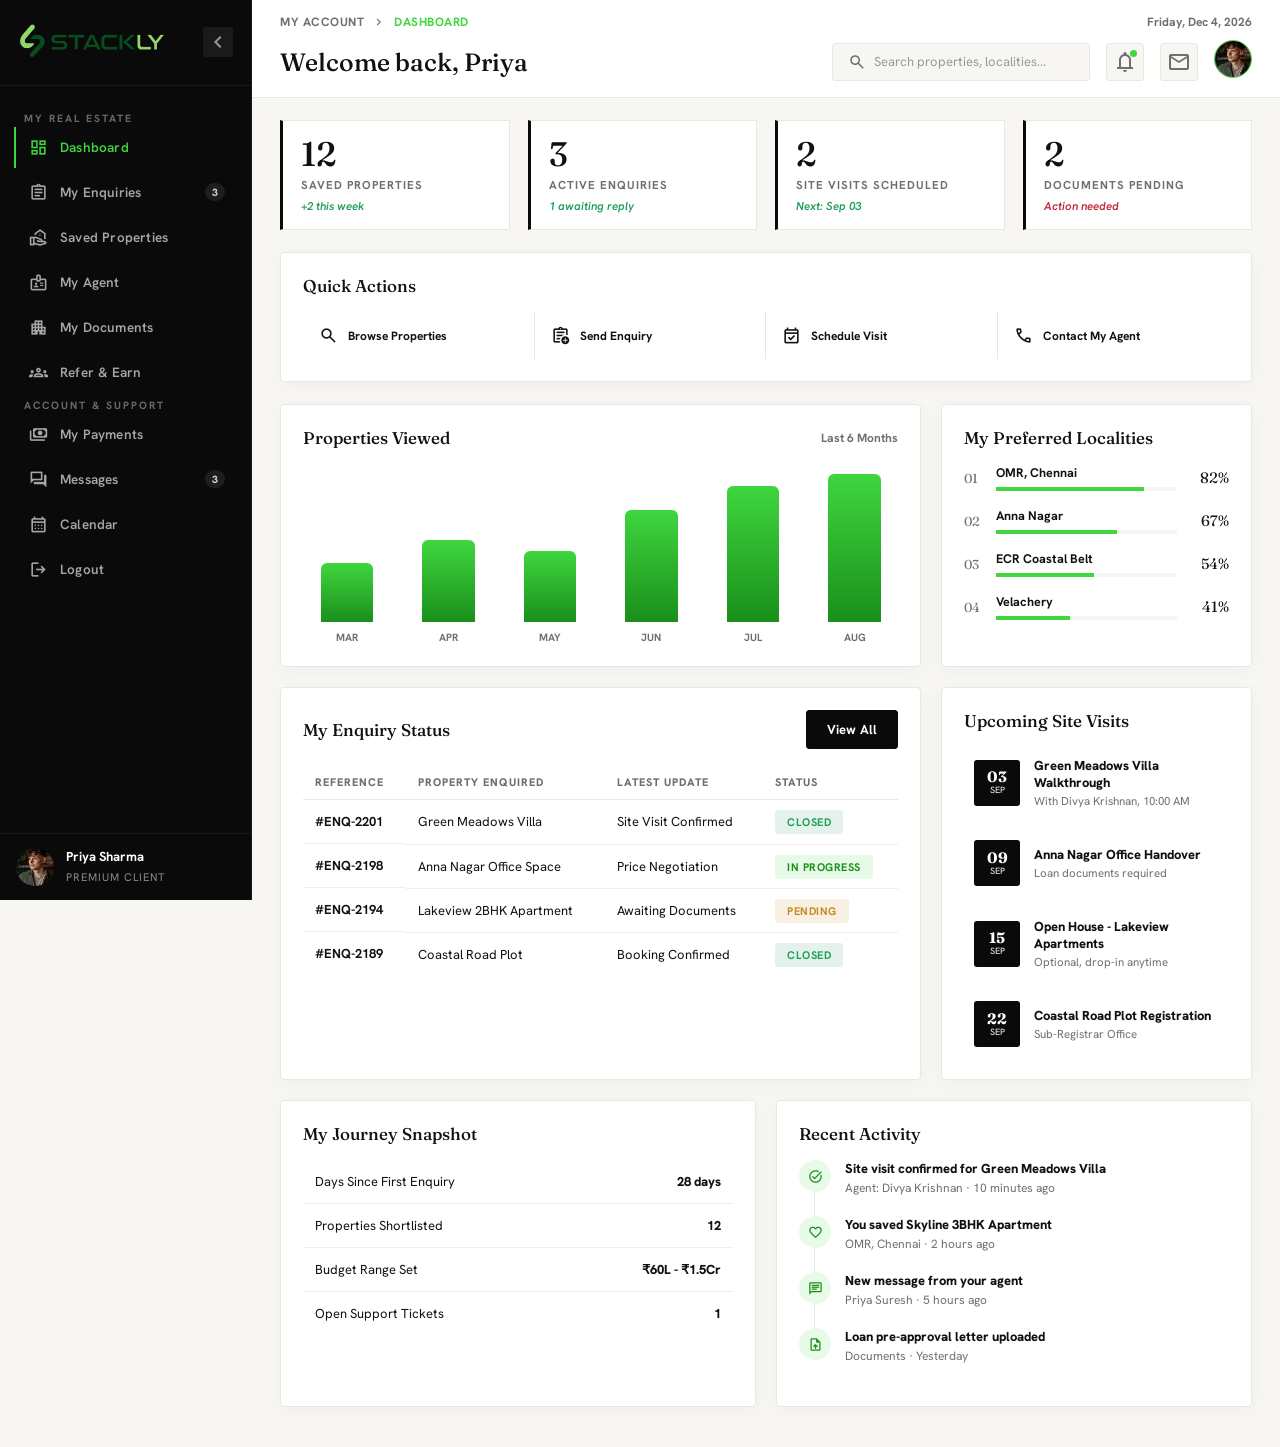
<file: client.html>
<!DOCTYPE html>
<html lang="en">

<head>
    <meta charset="UTF-8">
    <meta name="viewport" content="width=device-width, initial-scale=1.0">
    <title>Stackly Realty - Client Dashboard</title>

    <link rel="stylesheet"
        href="https://fonts.googleapis.com/css2?family=Material+Symbols+Outlined:opsz,wght,FILL,GRAD@20..48,100..700,0,-50..200" />

    <link
        href="https://fonts.googleapis.com/css2?family=Hanken+Grotesk:ital,wght@0,100..900;1,100..900&display=swap"
        rel="stylesheet">

    <link href="https://fonts.googleapis.com/css2?family=Fraunces:opsz,wght@9..144,300..700&display=swap"
        rel="stylesheet">

    <style>
        * {
            margin: 0;
            padding: 0;
            box-sizing: border-box;
        }

        :root {
            --pcolor: rgb(63, 214, 63);
            --pcolor-dim: rgba(63, 214, 63, .12);
            --dark: #0a0a0a;
            --panel-dark: #121212;
            --ink: #101210;
            --sub: #6f6f6f;
            --line: #E7E7E3;
            --bg: #F7F6F2;
            --card: #FFFFFF;
            --good: #1e9e5a;
            --warn: #c78a1c;
            --r: 3px;
        }

        body {
            background: var(--bg);
            font-family: 'Hanken Grotesk', sans-serif;
            display: flex;
            overflow-x: hidden;
            min-height: 100vh;
            color: var(--ink);
        }

        .material-symbols-outlined {
            font-variation-settings: 'FILL' 0, 'wght' 400, 'GRAD' 0, 'opsz' 24;
        }

        /* ================= SIDEBAR ================= */
        .sidebar {
            width: 252px;
            flex-shrink: 0;
            background: var(--dark);
            display: flex;
            flex-direction: column;
            height: 100vh;
            position: sticky;
            top: 0;
            transition: width .3s ease;
            border-right: 1px solid #1a1a1a;
        }

        .sidebar.collapsed {
            width: 78px;
        }

        .sidebar.collapsed .nav-group-label,
        .sidebar.collapsed .side-nav button span.label,
        .sidebar.collapsed .side-nav button .badge-count,
        .sidebar.collapsed .sidebar-footer .who,
        .sidebar.collapsed .sidebar-logo img {
            display: none;
        }

        .sidebar.collapsed .sidebar-footer {
            justify-content: center;
        }

        .sidebar.collapsed .side-nav button {
            justify-content: center;
        }

        .sidebar-top {
            display: flex;
            align-items: center;
            justify-content: space-between;
            padding: 22px 18px;
            border-bottom: 1px solid #1a1a1a;
        }

        .sidebar-logo {
            display: flex;
            align-items: center;
            gap: 10px;
        }

        .sidebar-logo img {
            width: clamp(120px, 13vw, 150px);
        }

        .rail-toggle {
            background: #1a1a1a;
            border: none;
            color: #9a9a9a;
            width: 30px;
            height: 30px;
            border-radius: 2px;
            display: flex;
            align-items: center;
            justify-content: center;
            cursor: pointer;
            flex-shrink: 0;
        }

        .rail-toggle:hover {
            color: var(--pcolor);
        }

        .sidebar-logo .adminclose {
            color: white;
            display: none;
        }

        .sidebar-scroll {
            flex: 1;
            overflow-y: auto;
            padding: 20px 14px;
        }

        .nav-group-label {
            font-size: 10.5px;
            letter-spacing: 2px;
            text-transform: uppercase;
            color: #6a6a6a;
            padding: 0 10px;
            margin: 18px 0 10px;
            font-weight: 700;
        }

        .nav-group-label:first-child {
            margin-top: 0;
        }

        .side-nav {
            display: flex;
            flex-direction: column;
            gap: 4px;
        }

        .side-nav button {
            display: flex;
            align-items: center;
            gap: 12px;
            width: 100%;
            padding: 11px 12px 11px 13px;
            border: none;
            border-left: 2px solid transparent;
            background: transparent;
            color: #a7a7a7;
            font-family: 'Hanken Grotesk', sans-serif;
            font-size: 13.5px;
            font-weight: 600;
            letter-spacing: .2px;
            border-radius: 0;
            cursor: pointer;
            text-align: left;
            transition: .3s ease;
            position: relative;
        }

        .side-nav button .material-symbols-outlined {
            font-size: 19px;
            flex-shrink: 0;
        }

        .side-nav button .badge-count {
            margin-left: auto;
            font-size: 10.5px;
            font-weight: 800;
            color: #cfcfcf;
            background: #1e1e1e;
            padding: 2px 7px;
            border-radius: 20px;
        }

        .side-nav button.active .badge-count {
            color: var(--pcolor);
            background: rgba(63, 214, 63, .12);
        }

        .side-nav button:hover {
            color: #fff;
            border-left-color: #3a3a3a;
        }

        .side-nav button.active {
            background: transparent;
            color: var(--pcolor);
            border-left-color: var(--pcolor);
        }

        .sidebar-footer {
            display: flex;
            align-items: center;
            gap: 12px;
            padding: 14px 16px;
            border-top: 1px solid #1a1a1a;
        }

        .sidebar-footer img {
            width: 38px;
            height: 38px;
            border-radius: 50%;
            object-fit: cover;
            flex-shrink: 0;
        }

        .sidebar-footer h4 {
            color: #fff;
            font-size: 13px;
            font-weight: 700;
        }

        .sidebar-footer span {
            color: #8a8a8a;
            font-size: 11px;
            text-transform: uppercase;
            letter-spacing: 1px;
        }

        /* ================= MAIN AREA ================= */
        .main {
            flex: 1;
            display: flex;
            flex-direction: column;
            min-width: 0;
        }

        .topbar {
            background: var(--card);
            border-bottom: 1px solid var(--line);
            padding: 14px 28px;
            display: flex;
            flex-direction: column;
            gap: 10px;
            position: sticky;
            top: 0;
            z-index: 50;
        }

        .topbar-row1 {
            display: flex;
            justify-content: space-between;
            align-items: center;
        }

        .breadcrumb {
            display: flex;
            align-items: center;
            gap: 8px;
            font-size: 12px;
            color: var(--sub);
            font-weight: 700;
            text-transform: uppercase;
            letter-spacing: .5px;
        }

        .breadcrumb .current {
            color: var(--pcolor);
        }

        .topbarimgcontainer {
            display: none;
            align-items: center;
            gap: 16px;
        }

        .topbarimgcontainer .topbarmenu {
            font-size: 22px;
            display: none;
            color: var(--ink);
            cursor: pointer;
        }

        .topbarimgcontainer .tlogo {
            display: none;
            align-items: center;
            gap: 8px;
        }

        .tlogo img {
            width: 110px;
        }

        .topbar-date {
            font-size: 12px;
            color: var(--sub);
            font-weight: 700;
        }

        .topbar-row2 {
            display: flex;
            justify-content: space-between;
            align-items: center;
            gap: 20px;
        }

        .topbar h2 {
            font-family: 'Fraunces', serif;
            font-weight: 500;
            font-size: 25px;
            color: var(--ink);
        }

        .topbar-right {
            display: flex;
            align-items: center;
            gap: 16px;
        }

        .search-box {
            display: flex;
            align-items: center;
            gap: 8px;
            background: var(--bg);
            border: 1px solid var(--line);
            border-radius: 3px;
            padding: 9px 15px;
        }

        .search-box input {
            border: none;
            background: transparent;
            outline: none;
            font-size: 13px;
            width: 200px;
            color: var(--ink);
            font-family: 'Hanken Grotesk', sans-serif;
        }

        .search-box input::placeholder {
            color: #9a9a94;
        }

        .search-box>.material-symbols-outlined {
            color: var(--sub);
            font-size: 18px;
            cursor: pointer;
        }

        .icon-btn {
            position: relative;
            color: var(--sub);
            cursor: pointer;
            background: var(--bg);
            border: 1px solid var(--line);
            width: 38px;
            height: 38px;
            border-radius: 3px;
            display: flex;
            align-items: center;
            justify-content: center;
        }

        .icon-btn .dot {
            position: absolute;
            top: 6px;
            right: 6px;
            width: 7px;
            height: 7px;
            border-radius: 50%;
            background: var(--pcolor);
        }

        .topbar-avatar img {
            width: 38px;
            height: 38px;
            border-radius: 50%;
            object-fit: cover;
            border: 1px solid var(--pcolor);
        }

        .content-scroll {
            padding: 22px 28px 40px;
            display: flex;
            flex-direction: column;
            gap: 22px;
        }

        .view {
            display: none;
            flex-direction: column;
            gap: 22px;
        }

        .view.active {
            display: flex;
        }

        .d-btn {
            padding: 10px 20px;
            background: var(--dark);
            border: 1px solid var(--dark);
            color: #fff;
            cursor: pointer;
            transition: .3s ease;
            font-size: 13px;
            font-weight: 700;
            letter-spacing: .2px;
            font-family: 'Hanken Grotesk', sans-serif;
            border-radius: 3px;
            text-wrap: nowrap;
        }

        .d-btn:hover {
            background: var(--pcolor);
            border-color: var(--pcolor);
            color: #000;
        }

        .d-btn.ghost {
            background: transparent;
            color: var(--dark);
        }

        .d-btn.ghost:hover {
            background: var(--pcolor-dim);
            color: var(--ink);
        }

        .panel {
            background: var(--card);
            border: 1px solid var(--line);
            border-radius: 4px;
            padding: 22px;
            overflow-x: auto;
            box-shadow: 0 4px 18px rgba(8, 8, 8, 0.03);
        }

        .panel h3 {
            font-family: 'Fraunces', serif;
            font-weight: 500;
            font-size: 17px;
            color: var(--ink);
            margin-bottom: 16px;
        }

        .panel-head {
            display: flex;
            justify-content: space-between;
            align-items: center;
            margin-bottom: 16px;
            gap: 12px;
            flex-wrap: wrap;
        }

        .panel-head h3 {
            margin-bottom: 0;
        }

        .filter-chips {
            display: flex;
            gap: 8px;
            flex-wrap: wrap;
        }

        .filter-chips button {
            padding: 7px 16px;
            border-radius: 3px;
            border: 1px solid var(--line);
            background: var(--bg);
            font-size: 12px;
            font-weight: 700;
            color: var(--sub);
            cursor: pointer;
            font-family: 'Hanken Grotesk', sans-serif;
            transition: .2s ease;
        }

        .filter-chips button.active,
        .filter-chips button:hover {
            background: var(--pcolor);
            border-color: var(--pcolor);
            color: #000;
        }

        /* ---------- BENTO GRID ---------- */
        .bento {
            display: grid;
            grid-template-columns: repeat(12, 1fr);
            gap: 20px;
        }

        .bento .span-8 {
            grid-column: span 8;
        }

        .bento .span-4 {
            grid-column: span 4;
        }

        .bento .span-6 {
            grid-column: span 6;
        }

        .bento .span-12 {
            grid-column: span 12;
        }

        .stat-row {
            display: grid;
            grid-template-columns: repeat(4, 1fr);
            gap: 18px;
        }

        .stat-card {
            background: var(--card);
            border: 1px solid var(--line);
            border-left: 3px solid var(--dark);
            border-radius: 0;
            padding: 16px 18px;
            display: flex;
            flex-direction: column;
            gap: 6px;
            transition: .25s ease;
        }

        .stat-card:hover {
            border-left-color: var(--pcolor);
        }

        .stat-card .material-symbols-outlined {
            display: none;
        }

        .stat-card .stat-info {
            display: flex;
            flex-direction: column;
            gap: 6px;
        }

        .stat-card h2 {
            font-family: 'Fraunces', serif;
            font-weight: 500;
            font-size: 34px;
            color: var(--ink);
            line-height: 1;
        }

        .stat-card p {
            font-size: 11.5px;
            color: var(--sub);
            text-transform: uppercase;
            letter-spacing: 1px;
            font-weight: 700;
        }

        .stat-card .delta {
            font-size: 11.5px;
            color: var(--good);
            font-weight: 600;
            font-style: italic;
        }

        .stat-card .delta.down {
            color: #c0263a;
        }

        .bar-chart {
            display: flex;
            align-items: flex-end;
            gap: 14px;
            height: 180px;
            padding-top: 10px;
        }

        .bar-chart .bar-col {
            flex: 1;
            display: flex;
            flex-direction: column;
            align-items: center;
            gap: 8px;
            height: 100%;
            justify-content: flex-end;
        }

        .bar-chart .bar {
            width: 60%;
            background: linear-gradient(180deg, var(--pcolor), #1a8f1a);
            border-radius: 6px 6px 0 0;
            min-height: 6px;
        }

        .bar-chart .bar-col span {
            font-size: 10.5px;
            color: var(--sub);
            font-weight: 700;
            text-transform: uppercase;
        }

        .rank-list {
            display: flex;
            flex-direction: column;
            gap: 16px;
        }

        .rank-row {
            display: grid;
            grid-template-columns: 20px 1fr 40px;
            align-items: center;
            gap: 12px;
        }

        .rank-row .rank-num {
            font-family: 'Fraunces', serif;
            font-size: 13px;
            color: var(--sub);
        }

        .rank-row .rank-main {
            display: flex;
            flex-direction: column;
            gap: 6px;
        }

        .rank-row .rank-label {
            display: flex;
            justify-content: space-between;
            font-size: 12.5px;
            font-weight: 700;
            color: var(--ink);
        }

        .rank-row .rank-track {
            width: 100%;
            height: 4px;
            background: var(--bg);
        }

        .rank-row .rank-fill {
            height: 100%;
            background: var(--pcolor);
        }

        .rank-row .rank-pct {
            text-align: right;
            font-family: 'Fraunces', serif;
            font-size: 15px;
            color: var(--ink);
        }

        .timeline {
            display: flex;
            flex-direction: column;
            gap: 0;
        }

        .timeline .t-item {
            display: flex;
            gap: 14px;
            padding-bottom: 20px;
            position: relative;
        }

        .timeline .t-item:not(:last-child)::before {
            content: "";
            position: absolute;
            left: 15px;
            top: 32px;
            bottom: 0;
            width: 1px;
            background: var(--line);
        }

        .timeline .t-dot {
            width: 32px;
            height: 32px;
            border-radius: 50%;
            background: var(--pcolor-dim);
            color: #1a8f1a;
            display: flex;
            align-items: center;
            justify-content: center;
            font-size: 15px;
            flex-shrink: 0;
        }

        .timeline .t-body h5 {
            font-size: 13px;
            font-weight: 800;
            margin-bottom: 3px;
        }

        .timeline .t-body p {
            font-size: 12px;
            color: var(--sub);
        }

        .event-list {
            display: flex;
            flex-direction: column;
            gap: 12px;
        }

        .event-item {
            display: flex;
            align-items: center;
            gap: 14px;
            padding: 10px;
            border-radius: 3px;
            transition: .2s ease;
        }

        .event-item:hover {
            background: var(--bg);
        }

        .event-date {
            background: var(--dark);
            color: #fff;
            width: 46px;
            height: 46px;
            border-radius: 3px;
            display: flex;
            flex-direction: column;
            align-items: center;
            justify-content: center;
            flex-shrink: 0;
        }

        .event-date strong {
            font-size: 15px;
            font-family: 'Fraunces', serif;
            line-height: 1;
        }

        .event-date span {
            font-size: 9px;
            text-transform: uppercase;
        }

        .event-info h5 {
            font-size: 13px;
            font-weight: 800;
            margin-bottom: 2px;
        }

        .event-info p {
            font-size: 11.5px;
            color: var(--sub);
        }

        .quick-actions {
            display: grid;
            grid-template-columns: repeat(4, 1fr);
        }

        .quick-actions button {
            display: flex;
            align-items: center;
            gap: 10px;
            padding: 14px 16px;
            border: none;
            border-right: 1px solid var(--line);
            background: transparent;
            cursor: pointer;
            font-family: 'Hanken Grotesk', sans-serif;
            transition: .2s ease;
        }

        .quick-actions button:last-child {
            border-right: none;
        }

        .quick-actions button:hover {
            background: var(--bg);
        }

        .quick-actions button:hover span {
            color: #1a8f1a;
        }

        .quick-actions .material-symbols-outlined {
            color: var(--ink);
            font-size: 19px;
        }

        .quick-actions span {
            font-size: 12px;
            font-weight: 700;
            color: var(--ink);
            text-align: left;
            transition: .2s ease;
        }

        table {
            width: 100%;
            border-collapse: collapse;
        }

        thead th {
            text-align: left;
            font-size: 11px;
            color: var(--sub);
            text-transform: uppercase;
            letter-spacing: 1px;
            padding: 10px 12px;
            border-bottom: 1px solid var(--line);
            font-weight: 800;
        }

        tbody td {
            padding: 13px 12px;
            font-size: 13px;
            color: var(--ink);
            border-bottom: 1px solid #F0EFEA;
            text-wrap: nowrap;
        }

        tbody tr:last-child td {
            border-bottom: none;
        }

        tbody tr {
            transition: .2s ease;
        }

        tbody tr:hover {
            background: var(--bg);
        }

        .cell-item {
            display: flex;
            align-items: center;
            gap: 10px;
            color: var(--ink);
            font-weight: 700;
        }

        .cell-item img {
            width: 34px;
            height: 34px;
            border-radius: 2px;
            object-fit: cover;
        }

        .badge {
            padding: 5px 12px;
            border-radius: 3px;
            font-size: 11px;
            font-weight: 700;
            text-transform: uppercase;
            letter-spacing: .5px;
        }

        .badge.delivered {
            background: rgba(30, 158, 90, 0.12);
            color: var(--good);
        }

        .badge.transit {
            background: var(--pcolor-dim);
            color: #1a8f1a;
        }

        .badge.pending {
            background: rgba(199, 138, 28, 0.12);
            color: var(--warn);
        }

        .badge.active {
            background: rgba(30, 158, 90, 0.12);
            color: var(--good);
        }

        .badge.maintenance {
            background: rgba(199, 138, 28, 0.12);
            color: var(--warn);
        }

        .pagination {
            display: flex;
            justify-content: flex-end;
            align-items: center;
            gap: 8px;
            margin-top: 16px;
        }

        .pagination button {
            width: 32px;
            height: 32px;
            border-radius: 2px;
            border: 1px solid var(--line);
            background: var(--bg);
            font-size: 12px;
            font-weight: 700;
            color: var(--ink);
            cursor: pointer;
        }

        .pagination button.active {
            background: var(--dark);
            border-color: var(--dark);
            color: #fff;
        }

        /* agent grid */
        .fleet-grid {
            display: grid;
            grid-template-columns: repeat(2, 1fr);
            gap: 16px;
        }

        .fleet-card {
            border: 1px solid var(--line);
            border-radius: 4px;
            overflow: hidden;
            background: var(--card);
            display: flex;
            align-items: center;
            gap: 16px;
            padding: 14px;
            transition: .3s ease;
        }

        .fleet-card:hover {
            border-color: var(--pcolor);
            box-shadow: 0 8px 20px rgba(63, 214, 63, 0.10);
        }

        .fleet-card img {
            width: 76px;
            height: 76px;
            border-radius: 3px;
            object-fit: cover;
            object-position: top;
            flex-shrink: 0;
        }

        .fleet-card-body {
            flex: 1;
        }

        .fleet-card-body h4 {
            font-family: 'Fraunces', serif;
            font-weight: 500;
            font-size: 15px;
            color: var(--ink);
            margin-bottom: 5px;
        }

        .fleet-card-body p {
            font-size: 11.5px;
            color: var(--sub);
            margin-bottom: 8px;
        }

        .fleet-card-body .contact-row {
            display: flex;
            gap: 10px;
        }

        .fleet-card-body .contact-row .material-symbols-outlined {
            font-size: 15px;
            color: #1a8f1a;
            background: var(--pcolor-dim);
            width: 26px;
            height: 26px;
            border-radius: 2px;
            display: flex;
            align-items: center;
            justify-content: center;
            cursor: pointer;
        }

        .contact-row span {
            cursor: pointer;
        }

        /* property gallery */
        .wh-grid {
            display: grid;
            grid-template-columns: repeat(3, 1fr);
            gap: 20px;
        }

        .wh-card {
            position: relative;
            overflow: hidden;
            height: 170px;
            border-radius: 4px;
            border: 1px solid var(--line);
        }

        .wh-card img {
            width: 100%;
            height: 100%;
            object-fit: cover;
            transition: .6s ease;
        }

        .wh-card:hover img {
            transform: scale(1.08);
        }

        .wh-card .overlay {
            position: absolute;
            inset: 0;
            background: linear-gradient(180deg, rgba(8, 8, 8, 0.05) 40%, rgba(8, 8, 8, 0.88) 100%);
            display: flex;
            flex-direction: column;
            justify-content: flex-end;
            padding: 16px;
        }

        .wh-card .overlay h4 {
            color: #fff;
            font-family: 'Fraunces', serif;
            font-weight: 500;
            font-size: 15px;
        }

        .wh-card .overlay span {
            color: var(--pcolor);
            font-size: 11px;
            text-transform: uppercase;
            letter-spacing: 1px;
        }

        .budget-row {
            display: flex;
            flex-direction: column;
            gap: 16px;
        }

        .budget-item h5 {
            display: flex;
            justify-content: space-between;
            font-size: 12.5px;
            font-weight: 800;
            margin-bottom: 8px;
        }

        .budget-item h5 span {
            color: var(--sub);
            font-weight: 700;
        }

        .budget-track {
            width: 100%;
            height: 9px;
            background: var(--bg);
            border-radius: 3px;
            overflow: hidden;
            border: 1px solid var(--line);
        }

        .budget-fill {
            height: 100%;
            background: linear-gradient(90deg, #1a8f1a, var(--pcolor));
            border-radius: 3px;
        }

        .student-list {
            display: flex;
            flex-direction: column;
            gap: 10px;
        }

        .student-row {
            display: flex;
            align-items: center;
            gap: 14px;
            padding: 10px;
            border-radius: 3px;
            border: 1px solid var(--line);
        }

        .student-row img {
            width: 40px;
            height: 40px;
            border-radius: 2px;
            object-fit: cover;
        }

        .student-row .s-info {
            flex: 1;
        }

        .student-row .s-info h5 {
            font-size: 13px;
            font-weight: 800;
        }

        .student-row .s-info p {
            font-size: 11.5px;
            color: var(--sub);
        }

        /* ---------- listing gallery cards ---------- */
        .listing-grid {
            display: grid;
            grid-template-columns: repeat(3, 1fr);
            gap: 18px;
        }

        .listing-card {
            border: 1px solid var(--line);
            overflow: hidden;
            background: var(--card);
            transition: .3s ease;
        }

        .listing-card:hover {
            border-color: var(--pcolor);
            box-shadow: 0 8px 20px rgba(63, 214, 63, 0.10);
        }

        .listing-card .l-img {
            position: relative;
            height: 150px;
        }

        .listing-card .l-img img {
            width: 100%;
            height: 100%;
            object-fit: cover;
        }

        .listing-card .l-tag {
            position: absolute;
            top: 10px;
            left: 10px;
            background: var(--dark);
            color: var(--pcolor);
            font-size: 10.5px;
            font-weight: 800;
            text-transform: uppercase;
            letter-spacing: .5px;
            padding: 4px 10px;
        }

        .listing-card .l-body {
            padding: 14px 16px;
        }

        .listing-card .l-body h4 {
            font-family: 'Fraunces', serif;
            font-weight: 500;
            font-size: 15.5px;
            margin-bottom: 4px;
        }

        .listing-card .l-body p.loc {
            font-size: 11.5px;
            color: var(--sub);
            margin-bottom: 10px;
        }

        .listing-card .l-meta {
            display: flex;
            justify-content: space-between;
            align-items: center;
            border-top: 1px solid var(--line);
            padding-top: 10px;
        }

        .listing-card .l-price {
            font-family: 'Fraunces', serif;
            font-size: 16px;
            color: var(--ink);
        }

        .listing-card .l-specs {
            display: flex;
            gap: 8px;
            font-size: 11px;
            color: var(--sub);
            font-weight: 700;
        }

        /* ---------- pipeline / kanban for payments ---------- */
        .pipeline {
            display: grid;
            grid-template-columns: repeat(4, 1fr);
            gap: 16px;
        }

        .pipeline-col h4 {
            font-size: 11.5px;
            text-transform: uppercase;
            letter-spacing: 1px;
            color: var(--sub);
            font-weight: 800;
            margin-bottom: 12px;
            padding-bottom: 10px;
            border-bottom: 2px solid var(--dark);
        }

        .pipeline-card {
            background: var(--bg);
            border: 1px solid var(--line);
            padding: 12px;
            margin-bottom: 10px;
        }

        .pipeline-card h5 {
            font-size: 12.5px;
            font-weight: 800;
            margin-bottom: 4px;
        }

        .pipeline-card p {
            font-size: 11px;
            color: var(--sub);
            margin-bottom: 8px;
        }

        .pipeline-card .p-val {
            font-family: 'Fraunces', serif;
            font-size: 14px;
            color: var(--ink);
        }

        /* ---------- message inbox ---------- */
        .inbox-list {
            display: flex;
            flex-direction: column;
        }

        .inbox-row {
            display: flex;
            gap: 14px;
            padding: 14px 6px;
            border-bottom: 1px solid var(--line);
            cursor: pointer;
            transition: .2s ease;
        }

        .inbox-row:last-child {
            border-bottom: none;
        }

        .inbox-row:hover {
            background: var(--bg);
        }

        .inbox-row.unread {
            border-left: 2px solid var(--pcolor);
        }

        .inbox-row img {
            width: 42px;
            height: 42px;
            border-radius: 50%;
            object-fit: cover;
            flex-shrink: 0;
        }

        .inbox-body {
            flex: 1;
            min-width: 0;
        }

        .inbox-body .inbox-top {
            display: flex;
            justify-content: space-between;
            gap: 10px;
        }

        .inbox-body h5 {
            font-size: 13px;
            font-weight: 800;
        }

        .inbox-body .inbox-time {
            font-size: 11px;
            color: var(--sub);
            text-wrap: nowrap;
        }

        .inbox-body p {
            font-size: 12px;
            color: var(--sub);
            white-space: nowrap;
            overflow: hidden;
            text-overflow: ellipsis;
        }

        /* ---------- calendar ---------- */
        .cal-grid {
            display: grid;
            grid-template-columns: repeat(7, 1fr);
            gap: 6px;
        }

        .cal-grid .cal-dow {
            font-size: 10.5px;
            font-weight: 800;
            text-transform: uppercase;
            color: var(--sub);
            text-align: center;
            padding-bottom: 8px;
        }

        .cal-cell {
            aspect-ratio: 1;
            border: 1px solid var(--line);
            padding: 6px;
            font-size: 12px;
            font-weight: 700;
            color: var(--ink);
            position: relative;
        }

        .cal-cell.muted {
            color: #cfcfcf;
        }

        .cal-cell.has-event::after {
            content: "";
            position: absolute;
            bottom: 6px;
            left: 6px;
            width: 6px;
            height: 6px;
            background: var(--pcolor);
        }

        .cal-cell.today {
            border-color: var(--pcolor);
            border-width: 2px;
        }

        /* ---------- settings form ---------- */
        .settings-grid {
            display: grid;
            grid-template-columns: 1fr 1fr;
            gap: 16px;
        }

        .field {
            display: flex;
            flex-direction: column;
            gap: 6px;
        }

        .field label {
            font-size: 11.5px;
            font-weight: 700;
            color: var(--sub);
            text-transform: uppercase;
            letter-spacing: .5px;
        }

        .field input,
        .field select {
            padding: 10px 12px;
            border: 1px solid var(--line);
            background: var(--bg);
            font-family: 'Hanken Grotesk', sans-serif;
            font-size: 13px;
            color: var(--ink);
            border-radius: 2px;
        }

        .field input:focus,
        .field select:focus {
            outline: none;
            border-color: var(--pcolor);
        }

        .toggle-row {
            display: flex;
            justify-content: space-between;
            align-items: center;
            padding: 12px 0;
            border-bottom: 1px solid var(--line);
        }

        .toggle-row:last-child {
            border-bottom: none;
        }

        .toggle-row h5 {
            font-size: 13px;
            font-weight: 800;
            margin-bottom: 2px;
        }

        .toggle-row p {
            font-size: 11.5px;
            color: var(--sub);
        }

        .switch {
            width: 40px;
            height: 22px;
            background: var(--line);
            border-radius: 20px;
            position: relative;
            cursor: pointer;
            flex-shrink: 0;
        }

        .switch::after {
            content: "";
            position: absolute;
            width: 16px;
            height: 16px;
            background: #fff;
            border-radius: 50%;
            top: 3px;
            left: 3px;
            transition: .2s ease;
        }

        .switch.on {
            background: var(--pcolor);
        }

        .switch.on::after {
            left: 21px;
        }

        @media (max-width: 1250px) {
            .bento .span-8 {
                grid-column: span 12;
            }

            .bento .span-4 {
                grid-column: span 12;
            }

            .bento .span-6 {
                grid-column: span 12;
            }
        }

        @media (max-width: 1100px) {

            .stat-row,
            .wh-grid,
            .listing-grid,
            .pipeline {
                grid-template-columns: repeat(2, 1fr);
            }

            .quick-actions {
                grid-template-columns: repeat(2, 1fr);
            }

            .settings-grid {
                grid-template-columns: 1fr;
            }
        }

        @media (max-width: 900px) {

            .sidebar {
                position: fixed;
                inset: 0px;
                transform: translateX(-120%);
                transition: .2s ease;
                z-index: 9999;
                width: 280px !important;
            }

            .sidebar-logo {
                display: flex;
                align-items: center;
                justify-content: space-between;
                width: 100%;
            }

            .sidebar.vis {
                transform: translateX(0);
            }

            .sidebar.collapsed .nav-group-label,
            .sidebar.collapsed .side-nav button span.label,
            .sidebar.collapsed .side-nav button .badge-count,
            .sidebar.collapsed .sidebar-footer .who,
            .sidebar.collapsed .sidebar-logo img {
                display: initial;
            }

            .rail-toggle {
                display: none;
            }

            .topbar>h2 {
                display: none;
            }

            .search-box {
                display: none;
            }

            .topbar {
                padding: 14px 16px;
            }

            .topbarimgcontainer {
                display: flex;
            }

            .topbarimgcontainer .topbarmenu,
            .topbarimgcontainer .tlogo {
                display: flex;
            }

            .sidebar-top {
                justify-content: space-between;
            }

            .sidebar-logo .adminclose {
                display: block;
            }

            .content-scroll {
                padding: 18px 16px 30px;
            }

            .fleet-grid {
                grid-template-columns: 1fr;
            }
        }

        @media (max-width: 560px) {

            .stat-row,
            .wh-grid,
            .quick-actions,
            .listing-grid,
            .pipeline {
                grid-template-columns: 1fr;
            }

            .topbar-row2 {
                flex-wrap: wrap;
                gap: 12px;
            }

            #topbarTitle {
                display: none;
            }

            .topbar-date {
                display: none;
            }

            .icon-btn {
                width: 28px;
                height: 28px;
            }

            .icon-btn span {
                font-size: 20px;
            }

            .icon-btn .dot {
                top: 2px;
                right: 2px;
                height: 6px;
                width: 6px;
            }

            .topbar-avatar img {
                width: 35px;
                height: 35px;
                margin-top: 4px;
            }

            .topbar-right {
                gap: 10px;
            }

              .fleet-card img {
            width: 36px;
            height: 36px;
        }

        }
    </style>
</head>

<body>

    <!-- ================= SIDEBAR ================= -->
    <aside class="sidebar">
        <div class="sidebar-top">
            <div class="sidebar-logo">
                <a href="index.html"><img src="./src/logo.webp" alt="Stackly Realty Logo"></a>
                <span class="material-symbols-outlined adminclose">close</span>
            </div>
            <button class="rail-toggle" id="railToggle"><span
                    class="material-symbols-outlined">chevron_left</span></button>
        </div>

        <div class="sidebar-scroll">
            <span class="nav-group-label">My Real Estate</span>
            <nav class="side-nav">
                <button class="active" onclick="showView('overview', this)"><span
                        class="material-symbols-outlined">dashboard</span> <span class="label">Dashboard</span></button>
                <button onclick="showView('orders', this)"><span class="material-symbols-outlined">assignment</span>
                    <span class="label">My Enquiries</span><span class="badge-count">3</span></button>
                <button onclick="showView('listings', this)"><span
                        class="material-symbols-outlined">real_estate_agent</span>
                    <span class="label">Saved Properties</span></button>
                <button onclick="showView('staff', this)"><span class="material-symbols-outlined">badge</span>
                    <span class="label">My Agent</span></button>
                <button onclick="showView('branches', this)"><span
                        class="material-symbols-outlined">apartment</span>
                    <span class="label">My Documents</span></button>
                <button onclick="showView('clients', this)"><span class="material-symbols-outlined">groups</span>
                    <span class="label">Refer & Earn</span></button>
            </nav>

            <span class="nav-group-label">Account & Support</span>
            <nav class="side-nav">
                <button onclick="showView('deals', this)"><span
                        class="material-symbols-outlined">payments</span>
                    <span class="label">My Payments</span></button>
                <button onclick="showView('messages', this)"><span class="material-symbols-outlined">forum</span>
                    <span class="label">Messages</span><span class="badge-count">3</span></button>
                <button onclick="showView('calendar', this)"><span
                        class="material-symbols-outlined">calendar_month</span>
                    <span class="label">Calendar</span></button>
                <button class="logoutbtn"><span class="material-symbols-outlined">logout</span>
                    <span class="label">Logout</span></button>
            </nav>

        </div>

        <div class="sidebar-footer">
            <img src="./src/avartar_2.webp" alt="Client">
            <div class="who">
                <h4 id="username">Priya Sharma</h4>
                <span>Premium Client</span>
            </div>
        </div>
    </aside>

    <!-- ================= MAIN CONTENT ================= -->
    <main class="main">

        <div class="topbar">
            <div class="topbar-row1">
                <div class="breadcrumb">
                    <span>My Account</span> <span class="material-symbols-outlined"
                        style="font-size:14px;">chevron_right</span>
                    <span class="current" id="crumbTitle">Dashboard</span>
                </div>
                <span class="topbar-date" id="topbarDate">Saturday, Aug 29 2026</span>
            </div>

            <div class="topbar-row2">
                <div class="topbarimgcontainer">
                    <span class="material-symbols-outlined topbarmenu">menu</span>
                    <div class="tlogo">
                        <a href="index.html"><img src="./src/logo.webp" alt="Stackly Realty Logo"></a>
                    </div>
                </div>
                <h2 id="topbarTitle">Welcome back, Priya</h2>
                <div class="topbar-right">
                    <div class="search-box">
                        <span class="material-symbols-outlined errorpage">search</span>
                        <input type="text" placeholder="Search properties, localities...">
                    </div>
                    <div class="icon-btn errorpage"><span class="material-symbols-outlined">notifications</span><span
                            class="dot"></span></div>
                    <div class="icon-btn errorpage"><span class="material-symbols-outlined">mail</span></div>
                    <div class="topbar-avatar"><img src="./src/avartar_2.webp" alt="Client"></div>
                </div>
            </div>
        </div>

        <div class="content-scroll">

            <!-- ========== 1. DASHBOARD VIEW ========== -->
            <div class="view active" id="overview">

                <div class="stat-row">
                    <div class="stat-card">
                        <span class="material-symbols-outlined">villa</span>
                        <div class="stat-info">
                            <h2>12</h2>
                            <p>Saved Properties</p>
                            <span class="delta">+2 this week</span>
                        </div>
                    </div>

                    <div class="stat-card">
                        <span class="material-symbols-outlined">assignment</span>
                        <div class="stat-info">
                            <h2>3</h2>
                            <p>Active Enquiries</p>
                            <span class="delta">1 awaiting reply</span>
                        </div>
                    </div>

                    <div class="stat-card">
                        <span class="material-symbols-outlined">event</span>
                        <div class="stat-info">
                            <h2>2</h2>
                            <p>Site Visits Scheduled</p>
                            <span class="delta">Next: Sep 03</span>
                        </div>
                    </div>

                    <div class="stat-card">
                        <span class="material-symbols-outlined">description</span>
                        <div class="stat-info">
                            <h2>2</h2>
                            <p>Documents Pending</p>
                            <span class="delta down">Action needed</span>
                        </div>
                    </div>
                </div>

                <div class="panel">
                    <h3>Quick Actions</h3>
                    <div class="quick-actions">
                        <button class="errorpage"><span class="material-symbols-outlined">search</span><span>Browse
                                Properties</span></button>
                        <button class="errorpage"><span
                                class="material-symbols-outlined">assignment_add</span><span>Send
                                Enquiry</span></button>
                        <button class="errorpage"><span class="material-symbols-outlined">event_available</span><span>Schedule
                                Visit</span></button>
                        <button class="errorpage"><span class="material-symbols-outlined">call</span><span>Contact
                                My Agent</span></button>
                    </div>
                </div>

                <div class="bento">
                    <div class="panel span-8">
                        <div class="panel-head">
                            <h3>Properties Viewed</h3>
                            <span class="topbar-date">Last 6 Months</span>
                        </div>
                        <div class="bar-chart">
                            <div class="bar-col">
                                <div class="bar" style="height:35%;"></div><span>Mar</span>
                            </div>
                            <div class="bar-col">
                                <div class="bar" style="height:48%;"></div><span>Apr</span>
                            </div>
                            <div class="bar-col">
                                <div class="bar" style="height:42%;"></div><span>May</span>
                            </div>
                            <div class="bar-col">
                                <div class="bar" style="height:66%;"></div><span>Jun</span>
                            </div>
                            <div class="bar-col">
                                <div class="bar" style="height:80%;"></div><span>Jul</span>
                            </div>
                            <div class="bar-col">
                                <div class="bar" style="height:100%;"></div><span>Aug</span>
                            </div>
                        </div>
                    </div>

                    <div class="panel span-4">
                        <h3>My Preferred Localities</h3>
                        <div class="rank-list">
                            <div class="rank-row">
                                <span class="rank-num">01</span>
                                <div class="rank-main">
                                    <div class="rank-label"><span>OMR, Chennai</span></div>
                                    <div class="rank-track">
                                        <div class="rank-fill" style="width:82%;"></div>
                                    </div>
                                </div>
                                <span class="rank-pct">82%</span>
                            </div>
                            <div class="rank-row">
                                <span class="rank-num">02</span>
                                <div class="rank-main">
                                    <div class="rank-label"><span>Anna Nagar</span></div>
                                    <div class="rank-track">
                                        <div class="rank-fill" style="width:67%;"></div>
                                    </div>
                                </div>
                                <span class="rank-pct">67%</span>
                            </div>
                            <div class="rank-row">
                                <span class="rank-num">03</span>
                                <div class="rank-main">
                                    <div class="rank-label"><span>ECR Coastal Belt</span></div>
                                    <div class="rank-track">
                                        <div class="rank-fill" style="width:54%;"></div>
                                    </div>
                                </div>
                                <span class="rank-pct">54%</span>
                            </div>
                            <div class="rank-row">
                                <span class="rank-num">04</span>
                                <div class="rank-main">
                                    <div class="rank-label"><span>Velachery</span></div>
                                    <div class="rank-track">
                                        <div class="rank-fill" style="width:41%;"></div>
                                    </div>
                                </div>
                                <span class="rank-pct">41%</span>
                            </div>
                        </div>
                    </div>

                    <div class="panel span-8">
                        <div class="panel-head">
                            <h3>My Enquiry Status</h3>
                            <button class="d-btn errorpage">View All</button>
                        </div>

                        <table>
                            <thead>
                                <tr>
                                    <th>Reference</th>
                                    <th>Property Enquired</th>
                                    <th>Latest Update</th>
                                    <th>Status</th>
                                </tr>
                            </thead>

                            <tbody>
                                <tr>
                                    <td class="cell-item">#ENQ-2201</td>
                                    <td>Green Meadows Villa</td>
                                    <td>Site Visit Confirmed</td>
                                    <td><span class="badge delivered">Closed</span></td>
                                </tr>

                                <tr>
                                    <td class="cell-item">#ENQ-2198</td>
                                    <td>Anna Nagar Office Space</td>
                                    <td>Price Negotiation</td>
                                    <td><span class="badge transit">In Progress</span></td>
                                </tr>

                                <tr>
                                    <td class="cell-item">#ENQ-2194</td>
                                    <td>Lakeview 2BHK Apartment</td>
                                    <td>Awaiting Documents</td>
                                    <td><span class="badge pending">Pending</span></td>
                                </tr>

                                <tr>
                                    <td class="cell-item">#ENQ-2189</td>
                                    <td>Coastal Road Plot</td>
                                    <td>Booking Confirmed</td>
                                    <td><span class="badge delivered">Closed</span></td>
                                </tr>
                            </tbody>
                        </table>
                    </div>

                    <div class="panel span-4">
                        <h3>Upcoming Site Visits</h3>
                        <div class="event-list">
                            <div class="event-item">
                                <div class="event-date"><strong>03</strong><span>Sep</span></div>
                                <div class="event-info">
                                    <h5>Green Meadows Villa Walkthrough</h5>
                                    <p>With Divya Krishnan, 10:00 AM</p>
                                </div>
                            </div>
                            <div class="event-item">
                                <div class="event-date"><strong>09</strong><span>Sep</span></div>
                                <div class="event-info">
                                    <h5>Anna Nagar Office Handover</h5>
                                    <p>Loan documents required</p>
                                </div>
                            </div>
                            <div class="event-item">
                                <div class="event-date"><strong>15</strong><span>Sep</span></div>
                                <div class="event-info">
                                    <h5>Open House - Lakeview Apartments</h5>
                                    <p>Optional, drop-in anytime</p>
                                </div>
                            </div>
                            <div class="event-item">
                                <div class="event-date"><strong>22</strong><span>Sep</span></div>
                                <div class="event-info">
                                    <h5>Coastal Road Plot Registration</h5>
                                    <p>Sub-Registrar Office</p>
                                </div>
                            </div>
                        </div>
                    </div>

                    <div class="panel span-6">
                        <h3>My Journey Snapshot</h3>
                        <table>
                            <tbody>
                                <tr>
                                    <td>Days Since First Enquiry</td>
                                    <td style="text-align:right;font-weight:800;color:var(--ink);">28 days</td>
                                </tr>
                                <tr>
                                    <td>Properties Shortlisted</td>
                                    <td style="text-align:right;font-weight:800;color:var(--ink);">12</td>
                                </tr>
                                <tr>
                                    <td>Budget Range Set</td>
                                    <td style="text-align:right;font-weight:800;color:var(--ink);">₹60L - ₹1.5Cr</td>
                                </tr>
                                <tr>
                                    <td>Open Support Tickets</td>
                                    <td style="text-align:right;font-weight:800;color:var(--ink);">1</td>
                                </tr>
                            </tbody>
                        </table>
                    </div>

                    <div class="panel span-6">
                        <h3>Recent Activity</h3>
                        <div class="timeline">
                            <div class="t-item">
                                <div class="t-dot"><span class="material-symbols-outlined"
                                        style="font-size:15px;">task_alt</span></div>
                                <div class="t-body">
                                    <h5>Site visit confirmed for Green Meadows Villa</h5>
                                    <p>Agent: Divya Krishnan · 10 minutes ago</p>
                                </div>
                            </div>
                            <div class="t-item">
                                <div class="t-dot"><span class="material-symbols-outlined"
                                        style="font-size:15px;">favorite</span></div>
                                <div class="t-body">
                                    <h5>You saved Skyline 3BHK Apartment</h5>
                                    <p>OMR, Chennai · 2 hours ago</p>
                                </div>
                            </div>
                            <div class="t-item">
                                <div class="t-dot"><span class="material-symbols-outlined"
                                        style="font-size:15px;">chat</span></div>
                                <div class="t-body">
                                    <h5>New message from your agent</h5>
                                    <p>Priya Suresh · 5 hours ago</p>
                                </div>
                            </div>
                            <div class="t-item">
                                <div class="t-dot"><span class="material-symbols-outlined"
                                        style="font-size:15px;">upload_file</span></div>
                                <div class="t-body">
                                    <h5>Loan pre-approval letter uploaded</h5>
                                    <p>Documents · Yesterday</p>
                                </div>
                            </div>
                        </div>
                    </div>
                </div>
            </div>

            <!-- ========== 2. MY ENQUIRIES VIEW ========== -->
            <div class="view" id="orders">
                <div class="stat-row">
                    <div class="stat-card">
                        <span class="material-symbols-outlined">assignment</span>
                        <div class="stat-info">
                            <h2>3</h2>
                            <p>Open Enquiries</p>
                        </div>
                    </div>
                    <div class="stat-card">
                        <span class="material-symbols-outlined">move_to_inbox</span>
                        <div class="stat-info">
                            <h2>1</h2>
                            <p>New Reply This Week</p>
                        </div>
                    </div>
                    <div class="stat-card">
                        <span class="material-symbols-outlined">task_alt</span>
                        <div class="stat-info">
                            <h2>2</h2>
                            <p>Enquiries Closed</p>
                        </div>
                    </div>
                    <div class="stat-card">
                        <span class="material-symbols-outlined">priority_high</span>
                        <div class="stat-info">
                            <h2>1</h2>
                            <p>Needs Your Response</p>
                        </div>
                    </div>
                </div>

                <div class="panel">
                    <div class="panel-head">
                        <h3>My Enquiries</h3>
                        <button class="d-btn errorpage">Send New Enquiry</button>
                    </div>

                    <div class="filter-chips" style="margin-bottom:16px;">
                        <button class="active errorpage">All</button>
                        <button class="errorpage">Closed</button>
                        <button class="errorpage">In Progress</button>
                        <button class="errorpage">Pending</button>
                    </div>

                    <table>
                        <thead>
                            <tr>
                                <th>Reference</th>
                                <th>Property</th>
                                <th>Assigned Agent</th>
                                <th>Date Sent</th>
                                <th>Status</th>
                            </tr>
                        </thead>

                        <tbody>
                            <tr>
                                <td>#ENQ-2201</td>
                                <td>Green Meadows Villa</td>
                                <td>Divya Krishnan</td>
                                <td>Jul 08</td>
                                <td><span class="badge delivered">Closed</span></td>
                            </tr>

                            <tr>
                                <td>#ENQ-2198</td>
                                <td>Anna Nagar Office Space</td>
                                <td>Priya Suresh</td>
                                <td>Jul 07</td>
                                <td><span class="badge transit">In Progress</span></td>
                            </tr>

                            <tr>
                                <td>#ENQ-2194</td>
                                <td>Lakeview 2BHK Apartment</td>
                                <td>Karthik Raja</td>
                                <td>Jul 07</td>
                                <td><span class="badge pending">Pending</span></td>
                            </tr>

                            <tr>
                                <td>#ENQ-2189</td>
                                <td>Coastal Road Plot</td>
                                <td>Meera Nair</td>
                                <td>Jul 06</td>
                                <td><span class="badge delivered">Closed</span></td>
                            </tr>

                            <tr>
                                <td>#ENQ-2183</td>
                                <td>Skyline 3BHK Apartment</td>
                                <td>Karthik Raja</td>
                                <td>Jul 05</td>
                                <td><span class="badge transit">In Progress</span></td>
                            </tr>
                        </tbody>
                    </table>

                    <div class="pagination">
                        <button class="errorpage">&lt;</button>
                        <button class="active errorpage">1</button>
                        <button class="errorpage">2</button>
                        <button class="errorpage">&gt;</button>
                    </div>
                </div>
            </div>

            <!-- ========== 3. SAVED PROPERTIES VIEW ========== -->
            <div class="view" id="listings">
                <div class="stat-row">
                    <div class="stat-card">
                        <span class="material-symbols-outlined">home_work</span>
                        <div class="stat-info">
                            <h2>12</h2>
                            <p>Saved Properties</p>
                        </div>
                    </div>
                    <div class="stat-card">
                        <span class="material-symbols-outlined">verified</span>
                        <div class="stat-info">
                            <h2>8</h2>
                            <p>Still Available</p>
                        </div>
                    </div>
                    <div class="stat-card">
                        <span class="material-symbols-outlined">hourglass_top</span>
                        <div class="stat-info">
                            <h2>3</h2>
                            <p>Under Offer</p>
                        </div>
                    </div>
                    <div class="stat-card">
                        <span class="material-symbols-outlined">sell</span>
                        <div class="stat-info">
                            <h2>1</h2>
                            <p>Recently Sold / Missed</p>
                        </div>
                    </div>
                </div>

                <div class="panel">
                    <div class="panel-head">
                        <h3>Saved Properties</h3>
                        <div class="filter-chips">
                            <button class="active errorpage">All</button>
                            <button class="errorpage">Villas</button>
                            <button class="errorpage">Apartments</button>
                            <button class="errorpage">Plots</button>
                            <button class="errorpage">Office</button>
                        </div>
                    </div>

                    <div class="listing-grid">
                        <div class="listing-card">
                            <div class="l-img">
                                <img src="./src/banner.webp" alt="Green Meadows Villa">
                                <span class="l-tag">Shortlisted</span>
                            </div>
                            <div class="l-body">
                                <h4>Green Meadows Villa</h4>
                                <p class="loc">OMR, Chennai · 4 BHK Independent House</p>
                                <div class="l-meta">
                                    <span class="l-price">₹2.4 Cr</span>
                                    <span class="l-specs"><span>4 Bed</span>·<span>3200 sqft</span></span>
                                </div>
                            </div>
                        </div>

                        <div class="listing-card">
                            <div class="l-img">
                                <img src="./src/banner2.webp" alt="Anna Nagar Office Space">
                                <span class="l-tag">Under Offer</span>
                            </div>
                            <div class="l-body">
                                <h4>Anna Nagar Office Space</h4>
                                <p class="loc">Anna Nagar, Chennai · Commercial</p>
                                <div class="l-meta">
                                    <span class="l-price">₹85 L</span>
                                    <span class="l-specs"><span>1800 sqft</span></span>
                                </div>
                            </div>
                        </div>

                        <div class="listing-card">
                            <div class="l-img">
                                <img src="./src/banner3.webp" alt="Lakeview 2BHK Apartment">
                                <span class="l-tag">Shortlisted</span>
                            </div>
                            <div class="l-body">
                                <h4>Lakeview 2BHK Apartment</h4>
                                <p class="loc">Velachery, Chennai · Residential</p>
                                <div class="l-meta">
                                    <span class="l-price">₹62 L</span>
                                    <span class="l-specs"><span>2 Bed</span>·<span>1150 sqft</span></span>
                                </div>
                            </div>
                        </div>

                        <div class="listing-card">
                            <div class="l-img">
                                <img src="./src/banner.webp" alt="Coastal Road Plot">
                                <span class="l-tag">Booked</span>
                            </div>
                            <div class="l-body">
                                <h4>Coastal Road Plot</h4>
                                <p class="loc">ECR, Chennai · Residential Plot</p>
                                <div class="l-meta">
                                    <span class="l-price">₹1.1 Cr</span>
                                    <span class="l-specs"><span>2400 sqft</span></span>
                                </div>
                            </div>
                        </div>

                        <div class="listing-card">
                            <div class="l-img">
                                <img src="./src/banner2.webp" alt="Skyline 3BHK Apartment">
                                <span class="l-tag">Shortlisted</span>
                            </div>
                            <div class="l-body">
                                <h4>Skyline 3BHK Apartment</h4>
                                <p class="loc">OMR, Chennai · Residential</p>
                                <div class="l-meta">
                                    <span class="l-price">₹1.2 Cr</span>
                                    <span class="l-specs"><span>3 Bed</span>·<span>1650 sqft</span></span>
                                </div>
                            </div>
                        </div>

                        <div class="listing-card">
                            <div class="l-img">
                                <img src="./src/banner3.webp" alt="Harbour View Warehouse">
                                <span class="l-tag">Shortlisted</span>
                            </div>
                            <div class="l-body">
                                <h4>Harbour View Warehouse</h4>
                                <p class="loc">Ennore, Chennai · Industrial</p>
                                <div class="l-meta">
                                    <span class="l-price">₹3.6 Cr</span>
                                    <span class="l-specs"><span>9000 sqft</span></span>
                                </div>
                            </div>
                        </div>
                    </div>

                    <div class="pagination">
                        <button class="errorpage">&lt;</button>
                        <button class="active errorpage">1</button>
                        <button class="errorpage">2</button>
                        <button class="errorpage">&gt;</button>
                    </div>
                </div>
            </div>

            <!-- ========== 4. MY AGENT VIEW ========== -->
            <div class="view" id="staff">
                <div class="stat-row">
                    <div class="stat-card">
                        <span class="material-symbols-outlined">schedule</span>
                        <div class="stat-info">
                            <h2>12 min</h2>
                            <p>Avg. Response Time</p>
                        </div>
                    </div>
                    <div class="stat-card">
                        <span class="material-symbols-outlined">home_work</span>
                        <div class="stat-info">
                            <h2>6</h2>
                            <p>Properties Shown To You</p>
                        </div>
                    </div>
                    <div class="stat-card">
                        <span class="material-symbols-outlined">workspace_premium</span>
                        <div class="stat-info">
                            <h2>9 yrs</h2>
                            <p>Agent Experience</p>
                        </div>
                    </div>
                    <div class="stat-card">
                        <span class="material-symbols-outlined">star</span>
                        <div class="stat-info">
                            <h2>4.8 / 5</h2>
                            <p>Client Rating</p>
                        </div>
                    </div>
                </div>

                <div class="bento">
                    <div class="panel span-8">
                        <div class="panel-head">
                            <h3>Your Support Team</h3>
                            <div class="filter-chips">
                                <button class="active errorpage">All</button>
                                <button class="errorpage">Primary Agent</button>
                                <button class="errorpage">Loan Advisor</button>
                                <button class="errorpage">Legal Advisor</button>
                            </div>
                        </div>
                        <div class="fleet-grid">
                            <div class="fleet-card">
                                <img src="./src/avartar_1.webp" alt="Divya Krishnan">
                                <div class="fleet-card-body">
                                    <h4>Divya Krishnan</h4>
                                    <p>Your Primary Agent · Residential</p>
                                    <span class="badge active">Available</span>
                                </div>
                                <div class="contact-row">
                                    <span class="material-symbols-outlined errorpage">mail</span>
                                    <span class="material-symbols-outlined errorpage">call</span>
                                </div>
                            </div>
                            <div class="fleet-card">
                                <img src="./src/avartar_2.webp" alt="Priya Suresh">
                                <div class="fleet-card-body">
                                    <h4>Priya Suresh</h4>
                                    <p>Commercial Deals Specialist</p>
                                    <span class="badge active">Available</span>
                                </div>
                                <div class="contact-row">
                                    <span class="material-symbols-outlined errorpage">mail</span>
                                    <span class="material-symbols-outlined errorpage">call</span>
                                </div>
                            </div>
                            <div class="fleet-card">
                                <img src="./src/avartar_3.webp" alt="Ravi Shankar">
                                <div class="fleet-card-body">
                                    <h4>Ravi Shankar</h4>
                                    <p>Home Loan Advisor</p>
                                    <span class="badge maintenance">On Leave</span>
                                </div>
                                <div class="contact-row">
                                    <span class="material-symbols-outlined errorpage">mail</span>
                                    <span class="material-symbols-outlined errorpage">call</span>
                                </div>
                            </div>
                            <div class="fleet-card">
                                <img src="./src/team-3.webp" alt="Daniel Cho">
                                <div class="fleet-card-body">
                                    <h4>Daniel Cho</h4>
                                    <p>Legal & Registration Advisor</p>
                                    <span class="badge active">Available</span>
                                </div>
                                <div class="contact-row">
                                    <span class="material-symbols-outlined errorpage">mail</span>
                                    <span class="material-symbols-outlined errorpage">call</span>
                                </div>
                            </div>
                        </div>
                    </div>

                    <div class="panel span-4">
                        <h3>Currently Unavailable</h3>
                        <div class="event-list">
                            <div class="event-item">
                                <div class="event-date" style="background:#0a0a0a;">
                                    <strong>29</strong><span>Aug</span>
                                </div>
                                <div class="event-info">
                                    <h5>Ravi Shankar</h5>
                                    <p>Loan Advisor · Back Sep 02</p>
                                </div>
                            </div>
                        </div>
                    </div>
                </div>
            </div>

            <!-- ========== 5. MY DOCUMENTS VIEW ========== -->
            <div class="view" id="branches">
                <div class="stat-row">
                    <div class="stat-card">
                        <span class="material-symbols-outlined">description</span>
                        <div class="stat-info">
                            <h2>9</h2>
                            <p>Documents Uploaded</p>
                        </div>
                    </div>
                    <div class="stat-card">
                        <span class="material-symbols-outlined">pending_actions</span>
                        <div class="stat-info">
                            <h2>2</h2>
                            <p>Pending Your Signature</p>
                        </div>
                    </div>
                    <div class="stat-card">
                        <span class="material-symbols-outlined">verified</span>
                        <div class="stat-info">
                            <h2>6</h2>
                            <p>Verified By Agency</p>
                        </div>
                    </div>
                    <div class="stat-card">
                        <span class="material-symbols-outlined">key</span>
                        <div class="stat-info">
                            <h2>1</h2>
                            <p>Registrations In Progress</p>
                        </div>
                    </div>
                </div>

                <div class="panel">
                    <h3>Nearby Branch Offices</h3>
                    <div class="wh-grid">
                        <div class="wh-card">
                            <img src="./src/banner.webp" alt="Engineering corridor branch">
                            <div class="overlay">
                                <h4>OMR Tech Corridor Branch</h4><span>Book a visit</span>
                            </div>
                        </div>
                        <div class="wh-card">
                            <img src="./src/banner2.webp" alt="Commercial district branch">
                            <div class="overlay">
                                <h4>Anna Nagar Business District</h4><span>Book a visit</span>
                            </div>
                        </div>
                        <div class="wh-card">
                            <img src="./src/banner3.webp" alt="Coastal branch">
                            <div class="overlay">
                                <h4>ECR Coastal Branch</h4><span>Book a visit</span>
                            </div>
                        </div>
                    </div>
                </div>

                <div class="bento">
                    <div class="panel span-8">
                        <h3>My Document Checklist</h3>
                        <table>
                            <thead>
                                <tr>
                                    <th>Document</th>
                                    <th>Property</th>
                                    <th>Last Updated</th>
                                    <th>Status</th>
                                </tr>
                            </thead>
                            <tbody>
                                <tr>
                                    <td>Loan Pre-Approval Letter</td>
                                    <td>Anna Nagar Office Space</td>
                                    <td>Aug 28</td>
                                    <td><span class="badge active">Verified</span></td>
                                </tr>
                                <tr>
                                    <td>Sale Agreement Draft</td>
                                    <td>Coastal Road Plot</td>
                                    <td>Aug 20</td>
                                    <td><span class="badge maintenance">Awaiting Signature</span></td>
                                </tr>
                                <tr>
                                    <td>KYC & Identity Proof</td>
                                    <td>All Properties</td>
                                    <td>Jul 30</td>
                                    <td><span class="badge active">Verified</span></td>
                                </tr>
                            </tbody>
                        </table>
                    </div>

                    <div class="panel span-4">
                        <h3>Registration Progress</h3>
                        <div class="budget-row">
                            <div class="budget-item">
                                <h5>Coastal Road Plot <span>78%</span></h5>
                                <div class="budget-track">
                                    <div class="budget-fill" style="width:78%;"></div>
                                </div>
                            </div>
                            <div class="budget-item">
                                <h5>Anna Nagar Office Space <span>40%</span></h5>
                                <div class="budget-track">
                                    <div class="budget-fill" style="width:40%;"></div>
                                </div>
                            </div>
                        </div>
                    </div>
                </div>
            </div>

            <!-- ========== 6. REFER & EARN VIEW ========== -->
            <div class="view" id="clients">
                <div class="stat-row">
                    <div class="stat-card">
                        <span class="material-symbols-outlined">groups</span>
                        <div class="stat-info">
                            <h2>6</h2>
                            <p>Friends Referred</p>
                        </div>
                    </div>
                    <div class="stat-card">
                        <span class="material-symbols-outlined">person_add</span>
                        <div class="stat-info">
                            <h2>2</h2>
                            <p>Referrals This Month</p>
                        </div>
                    </div>
                    <div class="stat-card">
                        <span class="material-symbols-outlined">workspace_premium</span>
                        <div class="stat-info">
                            <h2>₹18,000</h2>
                            <p>Rewards Earned</p>
                        </div>
                    </div>
                    <div class="stat-card">
                        <span class="material-symbols-outlined">support_agent</span>
                        <div class="stat-info">
                            <h2>1</h2>
                            <p>Open Support Tickets</p>
                        </div>
                    </div>
                </div>

                <div class="bento">
                    <div class="panel span-8">
                        <div class="panel-head">
                            <h3>Your Referrals</h3>
                            <button class="d-btn errorpage">Invite a Friend</button>
                        </div>

                        <div class="filter-chips" style="margin-bottom:16px;">
                            <button class="active errorpage">All</button>
                            <button class="errorpage">Reward Earned</button>
                            <button class="errorpage">In Progress</button>
                        </div>

                        <table>
                            <thead>
                                <tr>
                                    <th>Friend</th>
                                    <th>Email</th>
                                    <th>Interest</th>
                                    <th>Status</th>
                                </tr>
                            </thead>
                            <tbody>
                                <tr>
                                    <td class="cell-item">Karthik Raj</td>
                                    <td>karthik.r@example.com</td>
                                    <td>Anna Nagar Office Space</td>
                                    <td><span class="badge delivered">Reward Earned</span></td>
                                </tr>
                                <tr>
                                    <td class="cell-item">Ananya Das</td>
                                    <td>ananya.d@example.com</td>
                                    <td>Lakeview 2BHK Apartment</td>
                                    <td><span class="badge transit">In Progress</span></td>
                                </tr>
                                <tr>
                                    <td class="cell-item">Vikram Iyer</td>
                                    <td>vikram.i@example.com</td>
                                    <td>Coastal Road Plot</td>
                                    <td><span class="badge delivered">Reward Earned</span></td>
                                </tr>
                            </tbody>
                        </table>

                        <div class="pagination">
                            <button class="errorpage">&lt;</button>
                            <button class="active errorpage">1</button>
                            <button class="errorpage">2</button>
                            <button class="errorpage">&gt;</button>
                        </div>
                    </div>

                    <div class="panel span-4">
                        <h3>My Support Tickets</h3>
                        <div class="student-list">
                            <div class="student-row">
                                <img src="./src/team-1.webp" alt="Support">
                                <div class="s-info">
                                    <h5>Payment Confirmation Issue</h5>
                                    <p>#TCK-1042</p>
                                </div>
                                <span class="badge pending">Open</span>
                            </div>
                            <div class="student-row">
                                <img src="./src/team-2.webp" alt="Support">
                                <div class="s-info">
                                    <h5>Site Visit Reschedule</h5>
                                    <p>#TCK-1039</p>
                                </div>
                                <span class="badge transit">In Progress</span>
                            </div>
                            <div class="student-row">
                                <img src="./src/team-4.webp" alt="Support">
                                <div class="s-info">
                                    <h5>Title Deed Registration Help</h5>
                                    <p>#TCK-1031</p>
                                </div>
                                <span class="badge delivered">Resolved</span>
                            </div>
                        </div>
                    </div>
                </div>
            </div>

            <!-- ========== 7. MY PAYMENTS VIEW ========== -->
            <div class="view" id="deals">
                <div class="stat-row">
                    <div class="stat-card">
                        <span class="material-symbols-outlined">payments</span>
                        <div class="stat-info">
                            <h2>₹38 L</h2>
                            <p>Total Paid So Far</p>
                        </div>
                    </div>
                    <div class="stat-card">
                        <span class="material-symbols-outlined">event_upcoming</span>
                        <div class="stat-info">
                            <h2>₹6.5 L</h2>
                            <p>Next Payment Due</p>
                        </div>
                    </div>
                    <div class="stat-card">
                        <span class="material-symbols-outlined">percent</span>
                        <div class="stat-info">
                            <h2>2.5%</h2>
                            <p>Agency Commission</p>
                        </div>
                    </div>
                    <div class="stat-card">
                        <span class="material-symbols-outlined">pending_actions</span>
                        <div class="stat-info">
                            <h2>₹72 L</h2>
                            <p>Outstanding Balance</p>
                        </div>
                    </div>
                </div>

                <div class="panel">
                    <div class="panel-head">
                        <h3>Payment Milestones</h3>
                        <button class="d-btn errorpage">Make a Payment</button>
                    </div>

                    <div class="pipeline">
                        <div class="pipeline-col">
                            <h4>Booking</h4>
                            <div class="pipeline-card">
                                <h5>Coastal Road Plot</h5>
                                <p>Paid on Jul 06</p>
                                <span class="p-val">₹11 L</span>
                            </div>
                        </div>
                        <div class="pipeline-col">
                            <h4>Agreement</h4>
                            <div class="pipeline-card">
                                <h5>Anna Nagar Office Space</h5>
                                <p>Due Sep 10</p>
                                <span class="p-val">₹17 L</span>
                            </div>
                        </div>
                        <div class="pipeline-col">
                            <h4>Registration</h4>
                            <div class="pipeline-card">
                                <h5>Green Meadows Villa</h5>
                                <p>Due Sep 22</p>
                                <span class="p-val">₹48 L</span>
                            </div>
                        </div>
                        <div class="pipeline-col">
                            <h4>Possession</h4>
                            <div class="pipeline-card">
                                <h5>Lakeview 2BHK Apartment</h5>
                                <p>Estimated Nov 2026</p>
                                <span class="p-val">₹62 L</span>
                            </div>
                        </div>
                    </div>
                </div>
            </div>

            <!-- ========== 8. MESSAGES VIEW ========== -->
            <div class="view" id="messages">
                <div class="stat-row">
                    <div class="stat-card">
                        <span class="material-symbols-outlined">forum</span>
                        <div class="stat-info">
                            <h2>3</h2>
                            <p>Unread Messages</p>
                        </div>
                    </div>
                    <div class="stat-card">
                        <span class="material-symbols-outlined">chat</span>
                        <div class="stat-info">
                            <h2>4</h2>
                            <p>Active Conversations</p>
                        </div>
                    </div>
                    <div class="stat-card">
                        <span class="material-symbols-outlined">schedule</span>
                        <div class="stat-info">
                            <h2>12 min</h2>
                            <p>Avg. Agent Response Time</p>
                        </div>
                    </div>
                    <div class="stat-card">
                        <span class="material-symbols-outlined">thumb_up</span>
                        <div class="stat-info">
                            <h2>4.8/5</h2>
                            <p>Your Satisfaction Rating</p>
                        </div>
                    </div>
                </div>

                <div class="panel">
                    <div class="panel-head">
                        <h3>Inbox</h3>
                        <div class="filter-chips">
                            <button class="active errorpage">All</button>
                            <button class="errorpage">Unread</button>
                            <button class="errorpage">My Agent</button>
                            <button class="errorpage">Support</button>
                        </div>
                    </div>

                    <div class="inbox-list">
                        <div class="inbox-row unread errorpage">
                            <img src="./src/avartar_1.webp" alt="Divya Krishnan">
                            <div class="inbox-body">
                                <div class="inbox-top">
                                    <h5>Divya Krishnan (Agent)</h5>
                                    <span class="inbox-time">9:42 AM</span>
                                </div>
                                <p>Your Green Meadows Villa visit is confirmed for Sunday.</p>
                            </div>
                        </div>
                        <div class="inbox-row unread errorpage">
                            <img src="./src/avartar_2.webp" alt="Priya Suresh">
                            <div class="inbox-body">
                                <div class="inbox-top">
                                    <h5>Priya Suresh (Agent)</h5>
                                    <span class="inbox-time">Yesterday</span>
                                </div>
                                <p>Sharing the revised quote for the office space deal.</p>
                            </div>
                        </div>
                        <div class="inbox-row unread errorpage">
                            <img src="./src/team-1.webp" alt="Support Team">
                            <div class="inbox-body">
                                <div class="inbox-top">
                                    <h5>Client Support</h5>
                                    <span class="inbox-time">Yesterday</span>
                                </div>
                                <p>Your payment confirmation ticket has been updated.</p>
                            </div>
                        </div>
                        <div class="inbox-row errorpage">
                            <img src="./src/avartar_3.webp" alt="Ravi Shankar">
                            <div class="inbox-body">
                                <div class="inbox-top">
                                    <h5>Ravi Shankar (Loan Advisor)</h5>
                                    <span class="inbox-time">Mon</span>
                                </div>
                                <p>Loan pre-approval letter received, thank you!</p>
                            </div>
                        </div>
                        <div class="inbox-row errorpage">
                            <img src="./src/team-4.webp" alt="Registration Desk">
                            <div class="inbox-body">
                                <div class="inbox-top">
                                    <h5>Registration Desk</h5>
                                    <span class="inbox-time">Mon</span>
                                </div>
                                <p>Following up on your title deed documentation status.</p>
                            </div>
                        </div>
                        <div class="inbox-row errorpage">
                            <img src="./src/team-3.webp" alt="Daniel Cho">
                            <div class="inbox-body">
                                <div class="inbox-top">
                                    <h5>Daniel Cho (Legal Advisor)</h5>
                                    <span class="inbox-time">Last week</span>
                                </div>
                                <p>Your sale agreement draft is ready for review.</p>
                            </div>
                        </div>
                    </div>
                </div>
            </div>

            <!-- ========== 9. CALENDAR VIEW ========== -->
            <div class="view" id="calendar">
                <div class="bento">
                    <div class="panel span-8">
                        <div class="panel-head">
                            <h3>September 2026</h3>
                            <div class="filter-chips">
                                <button class="errorpage">&lt; Aug</button>
                                <button class="errorpage">Oct &gt;</button>
                            </div>
                        </div>
                        <div class="cal-grid">
                            <div class="cal-dow">Sun</div>
                            <div class="cal-dow">Mon</div>
                            <div class="cal-dow">Tue</div>
                            <div class="cal-dow">Wed</div>
                            <div class="cal-dow">Thu</div>
                            <div class="cal-dow">Fri</div>
                            <div class="cal-dow">Sat</div>

                            <div class="cal-cell muted">30</div>
                            <div class="cal-cell muted">31</div>
                            <div class="cal-cell">1</div>
                            <div class="cal-cell">2</div>
                            <div class="cal-cell has-event">3</div>
                            <div class="cal-cell">4</div>
                            <div class="cal-cell today">5</div>

                            <div class="cal-cell">6</div>
                            <div class="cal-cell">7</div>
                            <div class="cal-cell">8</div>
                            <div class="cal-cell has-event">9</div>
                            <div class="cal-cell">10</div>
                            <div class="cal-cell">11</div>
                            <div class="cal-cell">12</div>

                            <div class="cal-cell">13</div>
                            <div class="cal-cell">14</div>
                            <div class="cal-cell has-event">15</div>
                            <div class="cal-cell">16</div>
                            <div class="cal-cell">17</div>
                            <div class="cal-cell">18</div>
                            <div class="cal-cell">19</div>

                            <div class="cal-cell">20</div>
                            <div class="cal-cell">21</div>
                            <div class="cal-cell has-event">22</div>
                            <div class="cal-cell">23</div>
                            <div class="cal-cell">24</div>
                            <div class="cal-cell">25</div>
                            <div class="cal-cell">26</div>

                            <div class="cal-cell">27</div>
                            <div class="cal-cell">28</div>
                            <div class="cal-cell">29</div>
                            <div class="cal-cell">30</div>
                            <div class="cal-cell muted">1</div>
                            <div class="cal-cell muted">2</div>
                            <div class="cal-cell muted">3</div>
                        </div>
                    </div>

                    <div class="panel span-4">
                        <h3>This Week</h3>
                        <div class="event-list">
                            <div class="event-item">
                                <div class="event-date"><strong>03</strong><span>Sep</span></div>
                                <div class="event-info">
                                    <h5>Green Meadows Villa Walkthrough</h5>
                                    <p>10:00 AM</p>
                                </div>
                            </div>
                            <div class="event-item">
                                <div class="event-date"><strong>09</strong><span>Sep</span></div>
                                <div class="event-info">
                                    <h5>Anna Nagar Office Handover</h5>
                                    <p>2:00 PM</p>
                                </div>
                            </div>
                            <div class="event-item">
                                <div class="event-date"><strong>15</strong><span>Sep</span></div>
                                <div class="event-info">
                                    <h5>Open House - Lakeview Apartments</h5>
                                    <p>All Day</p>
                                </div>
                            </div>
                        </div>
                    </div>
                </div>
            </div>



        </div>
    </main>

    <script>

        const topbarmenu = document.querySelector(".topbarmenu")
        const adminclose = document.querySelector(".adminclose")
        const sidebar = document.querySelector(".sidebar")
        const railToggle = document.querySelector("#railToggle")

        topbarmenu.addEventListener("click", () => {
            sidebar.classList.toggle('vis')
        })

        adminclose.addEventListener("click", () => {
            sidebar.classList.remove('vis')
        })

        railToggle.addEventListener("click", () => {
            sidebar.classList.toggle('collapsed')
            const icon = railToggle.querySelector('.material-symbols-outlined')
            icon.textContent = sidebar.classList.contains('collapsed') ? 'chevron_right' : 'chevron_left'
        })

        const logoutbtn = document.querySelector(".logoutbtn")
        logoutbtn.addEventListener("click", () => {
            window.location.href = "index.html"
        })

        const username = document.querySelector("#username");
        const email = localStorage.getItem("useremail");

        if (email) {
            username.textContent = email.split("@")[0];
        }

        let errorpage = document.querySelectorAll(".errorpage")
        errorpage.forEach((error) => {
            error.addEventListener("click", () => {
                window.location.href = "404.html";
            })
        })

        document.querySelectorAll(".switch").forEach((sw) => {
            sw.addEventListener("click", () => {
                sw.classList.toggle("on")
            })
        })

        const titles = {
            overview: "Dashboard",
            orders: "My Enquiries",
            listings: "Saved Properties",
            staff: "My Agent",
            branches: "My Documents",
            clients: "Refer & Earn",
            deals: "My Payments",
            messages: "Messages",
            calendar: "Calendar",
            settings: "Settings"
        };

        function showView(id, btn) {
            document.querySelectorAll('.view').forEach(v => v.classList.remove('active'));
            document.getElementById(id).classList.add('active');

            window.scrollTo({
                top: "0px",
                behavior: "smooth"
            })

            document.querySelectorAll('.side-nav button').forEach(b => b.classList.remove('active'));
            btn.classList.add('active');

            document.getElementById('topbarTitle').innerText = id === 'overview' ? 'Welcome back, Priya' : titles[id];
            document.getElementById('crumbTitle').innerText = titles[id];
            sidebar.classList.remove('vis')
        }

        // live date in topbar
        const dateEl = document.getElementById('topbarDate');
        const today = new Date();
        dateEl.textContent = today.toLocaleDateString('en-US', { weekday: 'long', month: 'short', day: 'numeric', year: 'numeric' });
    </script>

</body>

</html>
</file>
